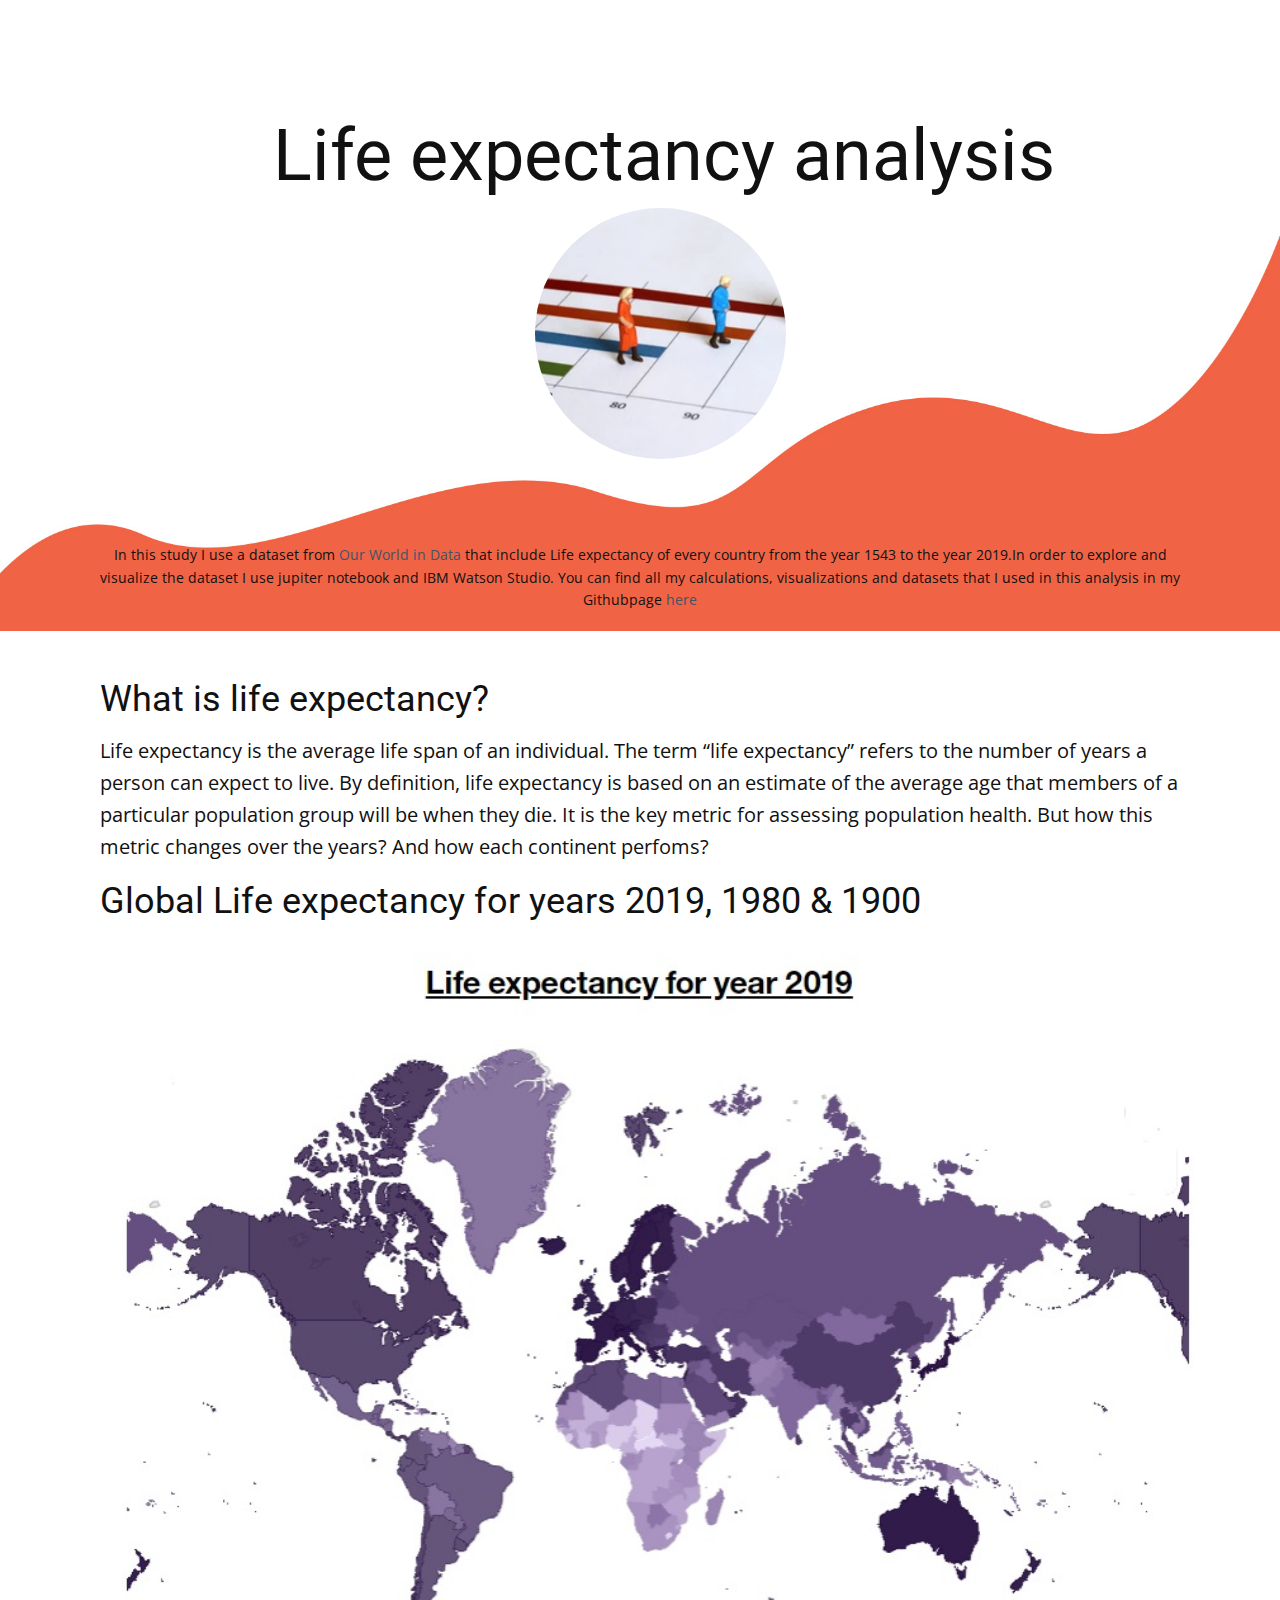
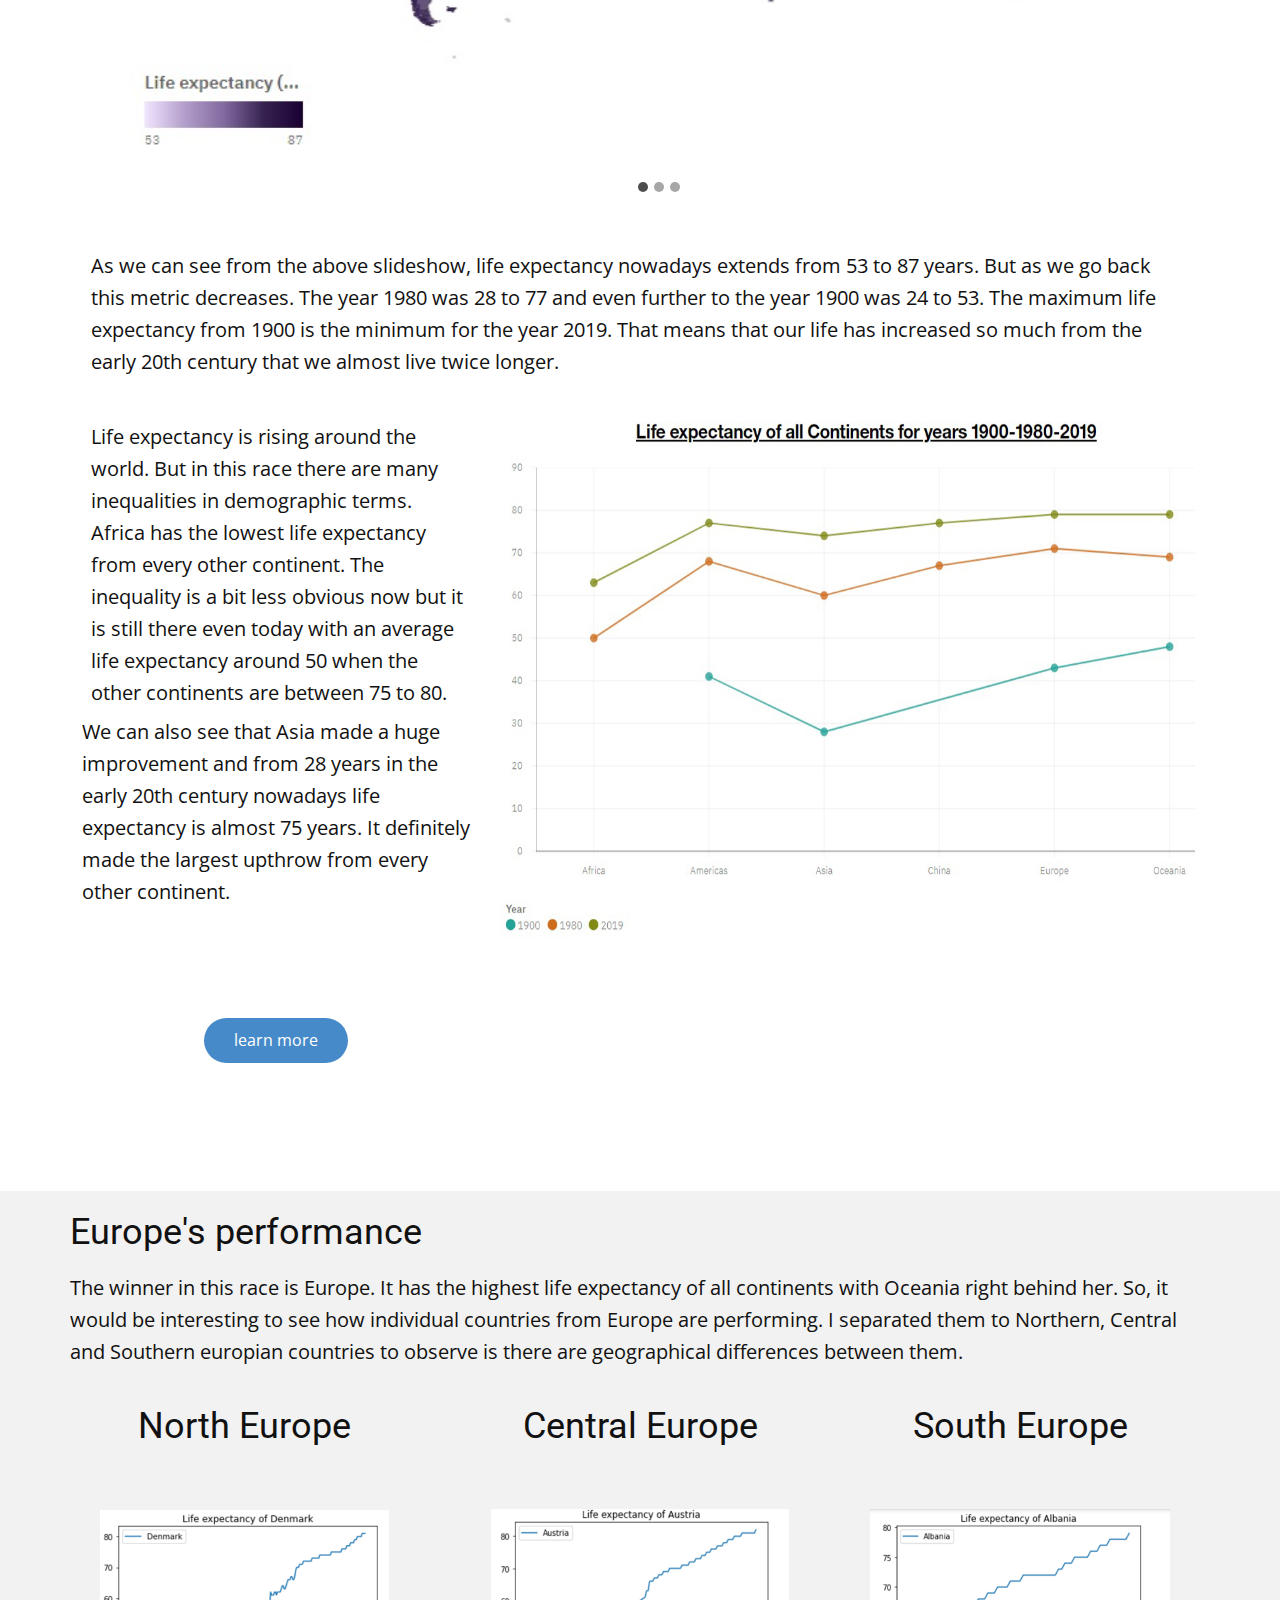
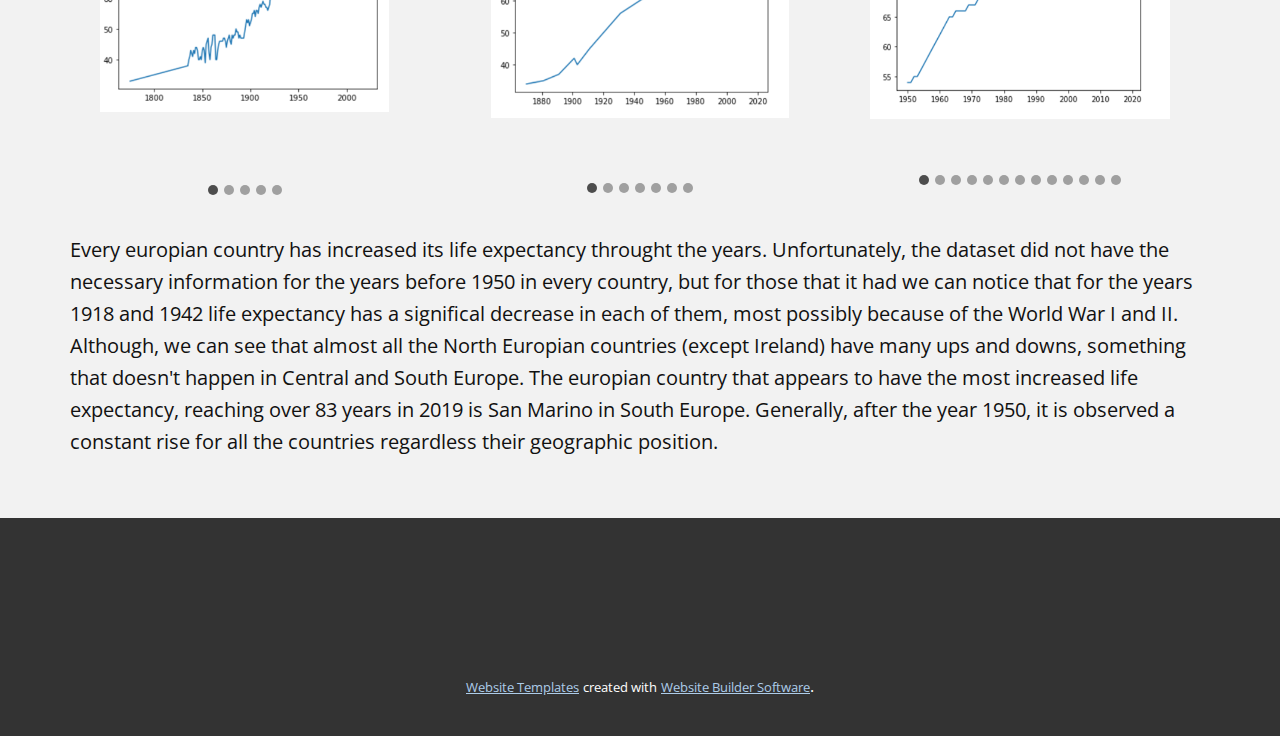
<file: index.html>
<!DOCTYPE html>
<html style="font-size: 16px;">
  <head>
    <meta name="viewport" content="width=device-width, initial-scale=1.0">
    <meta charset="utf-8">
    <meta name="keywords" content="Where there is data smoke,​there is business fire">
    <meta name="description" content="">
    <title>Life expectancy</title>
    <link rel="stylesheet" href="nicepage.css" media="screen">
<link rel="stylesheet" href="Life-expectancy.css" media="screen">
    <script class="u-script" type="text/javascript" src="jquery.js" defer=""></script>
    <script class="u-script" type="text/javascript" src="nicepage.js" defer=""></script>
    <meta name="generator" content="Nicepage 4.11.3, nicepage.com">
    <link id="u-theme-google-font" rel="stylesheet" href="https://fonts.googleapis.com/css?family=Roboto:100,100i,300,300i,400,400i,500,500i,700,700i,900,900i|Open+Sans:300,300i,400,400i,500,500i,600,600i,700,700i,800,800i">
    
    
    
    
    <script type="application/ld+json">{
		"@context": "http://schema.org",
		"@type": "Organization",
		"name": ""
}</script>
    <meta name="theme-color" content="#478ac9">
    <meta property="og:title" content="Life expectancy">
    <meta property="og:type" content="website">
  </head>
  <body data-home-page="Life-expectancy.html" data-home-page-title="Life expectancy" class="u-body u-xl-mode"><header class="u-clearfix u-header u-header" id="sec-dca2"><div class="u-align-left u-clearfix u-sheet u-sheet-1"></div></header>
    <section class="u-align-center u-clearfix u-image u-section-1" id="carousel_5cd4" data-image-width="1920" data-image-height="1200">
      <div class="u-clearfix u-sheet u-sheet-1">
        <h1 class="u-text u-title u-text-1" data-animation-name="fadeIn" data-animation-duration="1500" data-animation-direction="Down" data-animation-delay="500"> Life expectancy analysis</h1>
        <div class="u-image u-image-circle u-image-1" alt="" data-image-width="498" data-image-height="285" data-animation-name="rollIn" data-animation-duration="1500" data-animation-direction="" data-animation-delay="500"></div>
        <p class="u-text u-text-2"> In this study I use a dataset from&nbsp;<a href="https://ourworldindata.org/" class="u-active-none u-border-none u-btn u-button-link u-button-style u-hover-none u-none u-text-palette-1-dark-2 u-btn-1" target="_blank">Our World in Data</a>&nbsp;that include Life expectancy of every country from the year 1543 to the year 2019.​In order to explore and visualize the dataset I use jupiter notebook and IBM Watson Studio. You can find all my calculations, visualizations and datasets that I used in this analysis in my Githubpage&nbsp;<a href="https://github.com/GrigoriaAngelou/Global-and-Europian-Analysis-for-Life-expectancy" class="u-active-none u-border-none u-btn u-button-link u-button-style u-hover-none u-none u-text-palette-1-dark-2 u-btn-2" target="_blank">here</a>
        </p>
      </div>
    </section>
    <section class="u-clearfix u-section-2" id="sec-2121">
      <div class="u-clearfix u-sheet u-sheet-1">
        <h2 class="u-text u-text-1"> What is life expectancy?&nbsp;</h2>
        <p class="u-text u-text-2"> Life expectancy is the average life span of an individual. The term “life expectancy” refers to the number of years a person can expect to live. By definition, life expectancy is based on an estimate of the average age that members of a particular population group will be when they die. It is the key metric for assessing population health. But how this metric changes over the years? ​And how each continent perfoms?</p>
        <h2 class="u-text u-text-3"> Global Life expectancy for years 2019, 1980 &amp; 1900</h2>
        <div class="u-carousel u-expanded-width-lg u-expanded-width-md u-expanded-width-sm u-expanded-width-xs u-gallery u-gallery-slider u-layout-carousel u-lightbox u-no-transition u-show-text-on-hover u-gallery-1" id="carousel-f035" data-interval="5000" data-u-ride="carousel">
          <ol class="u-absolute-hcenter u-carousel-indicators u-carousel-indicators-1">
            <li data-u-target="#carousel-f035" data-u-slide-to="0" class="u-active u-grey-70 u-shape-circle" style="width: 10px; height: 10px;"></li>
            <li data-u-target="#carousel-f035" data-u-slide-to="1" class="u-grey-70 u-shape-circle" style="width: 10px; height: 10px;"></li>
            <li data-u-target="#carousel-f035" data-u-slide-to="2" class="u-grey-70 u-shape-circle" style="width: 10px; height: 10px;"></li>
          </ol>
          <div class="u-carousel-inner u-gallery-inner" role="listbox">
            <div class="u-active u-carousel-item u-effect-fade u-gallery-item u-carousel-item-1">
              <div class="u-back-slide" data-image-width="867" data-image-height="634">
                <img class="u-back-image u-expanded" src="images/2019.jpg">
              </div>
              <div class="u-align-center u-over-slide u-shading u-valign-bottom u-over-slide-1">
                <h3 class="u-gallery-heading">Sample Title</h3>
                <p class="u-gallery-text">Sample Text</p>
              </div>
            </div>
            <div class="u-carousel-item u-effect-fade u-gallery-item u-carousel-item-2">
              <div class="u-back-slide" data-image-width="851" data-image-height="651">
                <img class="u-back-image u-expanded" src="images/1980.jpg">
              </div>
              <div class="u-align-center u-over-slide u-shading u-valign-bottom u-over-slide-2">
                <h3 class="u-gallery-heading">Sample Title</h3>
                <p class="u-gallery-text">Sample Text</p>
              </div>
            </div>
            <div class="u-carousel-item u-effect-fade u-gallery-item u-carousel-item-3" data-image-width="831" data-image-height="612">
              <div class="u-back-slide">
                <img class="u-back-image u-expanded" src="images/1900.jpg">
              </div>
              <div class="u-align-center u-over-slide u-shading u-valign-bottom u-over-slide-3">
                <h3 class="u-gallery-heading"></h3>
                <p class="u-gallery-text"></p>
              </div>
              <style data-mode="XL" data-visited="true"></style>
              <style data-mode="LG" data-visited="true"></style>
              <style data-mode="MD" data-visited="true"></style>
              <style data-mode="SM" data-visited="true"></style>
              <style data-mode="XS" data-visited="true"></style>
            </div>
          </div>
          <a class="u-absolute-vcenter u-carousel-control u-carousel-control-prev u-grey-70 u-hidden u-icon-circle u-opacity u-opacity-70 u-spacing-10 u-text-white u-carousel-control-1" href="#carousel-f035" role="button" data-u-slide="prev">
            <span aria-hidden="true">
              <svg viewBox="0 0 451.847 451.847"><path d="M97.141,225.92c0-8.095,3.091-16.192,9.259-22.366L300.689,9.27c12.359-12.359,32.397-12.359,44.751,0
c12.354,12.354,12.354,32.388,0,44.748L173.525,225.92l171.903,171.909c12.354,12.354,12.354,32.391,0,44.744
c-12.354,12.365-32.386,12.365-44.745,0l-194.29-194.281C100.226,242.115,97.141,234.018,97.141,225.92z"></path></svg>
            </span>
            <span class="sr-only">
              <svg viewBox="0 0 451.847 451.847"><path d="M97.141,225.92c0-8.095,3.091-16.192,9.259-22.366L300.689,9.27c12.359-12.359,32.397-12.359,44.751,0
c12.354,12.354,12.354,32.388,0,44.748L173.525,225.92l171.903,171.909c12.354,12.354,12.354,32.391,0,44.744
c-12.354,12.365-32.386,12.365-44.745,0l-194.29-194.281C100.226,242.115,97.141,234.018,97.141,225.92z"></path></svg>
            </span>
          </a>
          <a class="u-absolute-vcenter-lg u-absolute-vcenter-md u-absolute-vcenter-sm u-absolute-vcenter-xs u-carousel-control u-carousel-control-next u-grey-70 u-hidden u-icon-circle u-opacity u-opacity-70 u-spacing-10 u-text-white u-carousel-control-2" href="#carousel-f035" role="button" data-u-slide="next">
            <span aria-hidden="true">
              <svg viewBox="0 0 451.846 451.847"><path d="M345.441,248.292L151.154,442.573c-12.359,12.365-32.397,12.365-44.75,0c-12.354-12.354-12.354-32.391,0-44.744
L278.318,225.92L106.409,54.017c-12.354-12.359-12.354-32.394,0-44.748c12.354-12.359,32.391-12.359,44.75,0l194.287,194.284
c6.177,6.18,9.262,14.271,9.262,22.366C354.708,234.018,351.617,242.115,345.441,248.292z"></path></svg>
            </span>
            <span class="sr-only">
              <svg viewBox="0 0 451.846 451.847"><path d="M345.441,248.292L151.154,442.573c-12.359,12.365-32.397,12.365-44.75,0c-12.354-12.354-12.354-32.391,0-44.744
L278.318,225.92L106.409,54.017c-12.354-12.359-12.354-32.394,0-44.748c12.354-12.359,32.391-12.359,44.75,0l194.287,194.284
c6.177,6.18,9.262,14.271,9.262,22.366C354.708,234.018,351.617,242.115,345.441,248.292z"></path></svg>
            </span>
          </a>
        </div>
        <div class="u-clearfix u-expanded-width u-layout-wrap u-layout-wrap-1">
          <div class="u-layout">
            <div class="u-layout-row">
              <div class="u-container-style u-layout-cell u-size-60 u-layout-cell-1">
                <div class="u-container-layout u-valign-top-xl u-container-layout-1">
                  <p class="u-text u-text-4"> A​s we can see from the above slideshow, life expectancy nowadays extends from 53 to 87 years. But as we go back this metric decreases. The year 1980 was 28 to 77 and even further to the year 1900 was 24 to 53. The maximum life expectancy from 1900 is the minimum for the year 2019. That means that our life has increased so much from the early 20th century that we almost live twice longer.&nbsp;</p>
                </div>
              </div>
            </div>
          </div>
        </div>
        <div class="u-clearfix u-expanded-width u-gutter-10 u-layout-wrap u-layout-wrap-2">
          <div class="u-layout" style="">
            <div class="u-layout-row" style="">
              <div class="u-align-left u-container-style u-layout-cell u-left-cell u-size-22 u-size-xs-60 u-layout-cell-2" src="">
                <div class="u-container-layout u-container-layout-2">
                  <p class="u-text u-text-5"> Life expectancy is rising around the world. But in this race there are many&nbsp; inequalities in demographic terms.&nbsp; Africa has the lowest life expectancy from every other continent. The inequality is a bit less obvious now but it is still there even today with an average life expectancy around 50 when the other continents are between 75 to 80. </p>
                  <p class="u-text u-text-6"> We can also see that Asia made a huge improvement and from 28 years in the early 20th century nowadays life expectancy is almost 75 years. It definitely made the largest upthrow from every other continent.</p>
                  <a href="https://eu-de.dataplatform.cloud.ibm.com/dashboards/e3e012c6-b7ca-47e9-960f-8f2d00174e19/view/6035a5640cb923f14dd4f2e407902c017d32705ee3bb840584d67b490f332097f06e1393c87d4b538c160d67f0bd430898" class="u-btn u-btn-round u-button-style u-radius-50 u-btn-1" target="_blank">learn more</a>
                </div>
              </div>
              <div class="u-align-left u-container-style u-layout-cell u-right-cell u-size-38 u-size-xs-60 u-layout-cell-3" src="">
                <div class="u-container-layout u-valign-middle-sm u-container-layout-3" src="">
                  <img class="u-expanded-width-xs u-image u-image-1" src="images/continents21.jpg" data-image-width="1066" data-image-height="755">
                </div>
              </div>
            </div>
          </div>
        </div>
      </div>
    </section>
    <section class="u-clearfix u-grey-5 u-section-3" id="sec-8977">
      <div class="u-clearfix u-sheet u-sheet-1">
        <h2 class="u-text u-text-default u-text-1">Europe's performance</h2>
        <p class="u-text u-text-default u-text-2"> The winner in this race is Europe. It has the highest life expectancy of all continents with Oceania right behind her. So, it would be interesting to see how individual countries from Europe are performing. I separated them to Northern, Central and Southern europian countries to observe is there are geographical differences between them.&nbsp;&nbsp;</p>
        <div class="u-clearfix u-expanded-width u-layout-wrap u-layout-wrap-1">
          <div class="u-layout">
            <div class="u-layout-row">
              <div class="u-container-style u-layout-cell u-size-20 u-layout-cell-1">
                <div class="u-container-layout u-valign-top u-container-layout-1">
                  <h2 class="u-text u-text-default u-text-3">North Europe</h2>
                  <div class="u-carousel u-gallery u-gallery-slider u-layout-carousel u-lightbox u-no-transition u-show-text-on-hover u-gallery-1" id="carousel-564b" data-interval="5000" data-u-ride="carousel">
                    <ol class="u-absolute-hcenter u-carousel-indicators u-carousel-indicators-1">
                      <li data-u-target="#carousel-564b" data-u-slide-to="0" class="u-active u-grey-70 u-shape-circle" style="width: 10px; height: 10px;"></li>
                      <li data-u-target="#carousel-564b" data-u-slide-to="1" class="u-grey-70 u-shape-circle" style="width: 10px; height: 10px;"></li>
                      <li data-u-target="#carousel-564b" data-u-slide-to="2" class="u-grey-70 u-shape-circle" style="width: 10px; height: 10px;"></li>
                      <li data-u-target="#carousel-564b" data-u-slide-to="3" class="u-grey-70 u-shape-circle" style="width: 10px; height: 10px;"></li>
                      <li data-u-target="#carousel-564b" data-u-slide-to="4" class="u-grey-70 u-shape-circle" style="width: 10px; height: 10px;"></li>
                    </ol>
                    <div class="u-carousel-inner u-gallery-inner" role="listbox">
                      <div class="u-active u-carousel-item u-effect-fade u-gallery-item u-carousel-item-1">
                        <div class="u-back-slide" data-image-width="500" data-image-height="350">
                          <img class="u-back-image u-expanded u-image-contain" src="images/Denmark1.png">
                        </div>
                        <div class="u-align-center u-over-slide u-shading u-valign-bottom u-over-slide-1">
                          <h3 class="u-gallery-heading">Sample Title</h3>
                          <p class="u-gallery-text">Sample Text</p>
                        </div>
                      </div>
                      <div class="u-carousel-item u-effect-fade u-gallery-item u-carousel-item-2" data-image-width="500" data-image-height="350">
                        <div class="u-back-slide">
                          <img class="u-back-image u-expanded u-image-contain" src="images/Finland.png">
                        </div>
                        <div class="u-align-center u-over-slide u-shading u-valign-bottom u-over-slide-2">
                          <h3 class="u-gallery-heading"></h3>
                          <p class="u-gallery-text"></p>
                        </div>
                        <style data-mode="XL" data-visited="true"></style>
                        <style data-mode="LG" data-visited="true"></style>
                        <style data-mode="MD" data-visited="true"></style>
                        <style data-mode="SM" data-visited="true"></style>
                        <style data-mode="XS" data-visited="true"></style>
                      </div>
                      <div class="u-carousel-item u-effect-fade u-gallery-item u-carousel-item-3" data-image-width="500" data-image-height="350">
                        <div class="u-back-slide">
                          <img class="u-back-image u-expanded u-image-contain" src="images/Ireland.png">
                        </div>
                        <div class="u-align-center u-over-slide u-shading u-valign-bottom u-over-slide-3">
                          <h3 class="u-gallery-heading"></h3>
                          <p class="u-gallery-text"></p>
                        </div>
                        <style data-mode="XL"></style>
                        <style data-mode="LG" data-visited="true"></style>
                        <style data-mode="MD" data-visited="true"></style>
                        <style data-mode="SM" data-visited="true"></style>
                        <style data-mode="XS" data-visited="true"></style>
                      </div>
                      <div class="u-carousel-item u-effect-fade u-gallery-item u-carousel-item-4" data-image-width="500" data-image-height="350">
                        <div class="u-back-slide">
                          <img class="u-back-image u-expanded u-image-contain" src="images/Norway.png">
                        </div>
                        <div class="u-align-center u-over-slide u-shading u-valign-bottom u-over-slide-4">
                          <h3 class="u-gallery-heading"></h3>
                          <p class="u-gallery-text"></p>
                        </div>
                        <style data-mode="XL"></style>
                        <style data-mode="LG" data-visited="true"></style>
                        <style data-mode="MD" data-visited="true"></style>
                        <style data-mode="SM" data-visited="true"></style>
                        <style data-mode="XS" data-visited="true"></style>
                      </div>
                      <div class="u-carousel-item u-effect-fade u-gallery-item u-carousel-item-5" data-image-width="500" data-image-height="350">
                        <div class="u-back-slide">
                          <img class="u-back-image u-expanded u-image-contain" src="images/UnitedKingdom.png">
                        </div>
                        <div class="u-align-center u-over-slide u-shading u-valign-bottom u-over-slide-5">
                          <h3 class="u-gallery-heading"></h3>
                          <p class="u-gallery-text"></p>
                        </div>
                        <style data-mode="XL"></style>
                        <style data-mode="LG" data-visited="true"></style>
                        <style data-mode="MD" data-visited="true"></style>
                        <style data-mode="SM" data-visited="true"></style>
                        <style data-mode="XS" data-visited="true"></style>
                      </div>
                    </div>
                    <a class="u-carousel-control u-carousel-control-prev u-grey-70 u-hidden u-icon-circle u-opacity u-opacity-70 u-spacing-10 u-text-white u-carousel-control-1" href="#carousel-564b" role="button" data-u-slide="prev">
                      <span aria-hidden="true">
                        <svg viewBox="0 0 451.847 451.847"><path d="M97.141,225.92c0-8.095,3.091-16.192,9.259-22.366L300.689,9.27c12.359-12.359,32.397-12.359,44.751,0
c12.354,12.354,12.354,32.388,0,44.748L173.525,225.92l171.903,171.909c12.354,12.354,12.354,32.391,0,44.744
c-12.354,12.365-32.386,12.365-44.745,0l-194.29-194.281C100.226,242.115,97.141,234.018,97.141,225.92z"></path></svg>
                      </span>
                      <span class="sr-only">
                        <svg viewBox="0 0 451.847 451.847"><path d="M97.141,225.92c0-8.095,3.091-16.192,9.259-22.366L300.689,9.27c12.359-12.359,32.397-12.359,44.751,0
c12.354,12.354,12.354,32.388,0,44.748L173.525,225.92l171.903,171.909c12.354,12.354,12.354,32.391,0,44.744
c-12.354,12.365-32.386,12.365-44.745,0l-194.29-194.281C100.226,242.115,97.141,234.018,97.141,225.92z"></path></svg>
                      </span>
                    </a>
                    <a class="u-carousel-control u-carousel-control-next u-grey-70 u-hidden u-icon-circle u-opacity u-opacity-70 u-spacing-10 u-text-white u-carousel-control-2" href="#carousel-564b" role="button" data-u-slide="next">
                      <span aria-hidden="true">
                        <svg viewBox="0 0 451.846 451.847"><path d="M345.441,248.292L151.154,442.573c-12.359,12.365-32.397,12.365-44.75,0c-12.354-12.354-12.354-32.391,0-44.744
L278.318,225.92L106.409,54.017c-12.354-12.359-12.354-32.394,0-44.748c12.354-12.359,32.391-12.359,44.75,0l194.287,194.284
c6.177,6.18,9.262,14.271,9.262,22.366C354.708,234.018,351.617,242.115,345.441,248.292z"></path></svg>
                      </span>
                      <span class="sr-only">
                        <svg viewBox="0 0 451.846 451.847"><path d="M345.441,248.292L151.154,442.573c-12.359,12.365-32.397,12.365-44.75,0c-12.354-12.354-12.354-32.391,0-44.744
L278.318,225.92L106.409,54.017c-12.354-12.359-12.354-32.394,0-44.748c12.354-12.359,32.391-12.359,44.75,0l194.287,194.284
c6.177,6.18,9.262,14.271,9.262,22.366C354.708,234.018,351.617,242.115,345.441,248.292z"></path></svg>
                      </span>
                    </a>
                  </div>
                </div>
              </div>
              <div class="u-container-style u-layout-cell u-size-20 u-layout-cell-2">
                <div class="u-container-layout u-valign-top u-container-layout-2">
                  <h2 class="u-text u-text-default u-text-4">Central Europe</h2>
                  <div class="u-carousel u-gallery u-gallery-slider u-layout-carousel u-lightbox u-no-transition u-show-text-on-hover u-gallery-2" id="carousel-98e1" data-interval="5000" data-u-ride="carousel">
                    <ol class="u-absolute-hcenter-lg u-absolute-hcenter-xl u-carousel-indicators u-carousel-indicators-2">
                      <li data-u-target="#carousel-98e1" data-u-slide-to="0" class="u-active u-grey-70 u-shape-circle" style="width: 10px; height: 10px;"></li>
                      <li data-u-target="#carousel-98e1" data-u-slide-to="1" class="u-grey-70 u-shape-circle" style="width: 10px; height: 10px;"></li>
                      <li data-u-target="#carousel-98e1" data-u-slide-to="2" class="u-grey-70 u-shape-circle" style="width: 10px; height: 10px;"></li>
                      <li data-u-target="#carousel-98e1" data-u-slide-to="3" class="u-grey-70 u-shape-circle" style="width: 10px; height: 10px;"></li>
                      <li data-u-target="#carousel-98e1" data-u-slide-to="4" class="u-grey-70 u-shape-circle" style="width: 10px; height: 10px;"></li>
                      <li data-u-target="#carousel-98e1" data-u-slide-to="5" class="u-grey-70 u-shape-circle" style="width: 10px; height: 10px;"></li>
                      <li data-u-target="#carousel-98e1" data-u-slide-to="6" class="u-grey-70 u-shape-circle" style="width: 10px; height: 10px;"></li>
                    </ol>
                    <div class="u-carousel-inner u-gallery-inner" role="listbox">
                      <div class="u-active u-carousel-item u-effect-fade u-gallery-item u-carousel-item-6">
                        <div class="u-back-slide" data-image-width="500" data-image-height="350">
                          <img class="u-back-image u-expanded u-image-contain" src="images/Austria.png">
                        </div>
                        <div class="u-align-center u-over-slide u-shading u-valign-bottom u-over-slide-6">
                          <h3 class="u-gallery-heading">Sample Title</h3>
                          <p class="u-gallery-text">Sample Text</p>
                        </div>
                      </div>
                      <div class="u-carousel-item u-effect-fade u-gallery-item u-carousel-item-7">
                        <div class="u-back-slide" data-image-width="500" data-image-height="350">
                          <img class="u-back-image u-expanded u-image-contain" src="images/Czechia.png">
                        </div>
                        <div class="u-align-center u-over-slide u-shading u-valign-bottom u-over-slide-7">
                          <h3 class="u-gallery-heading">Sample Title</h3>
                          <p class="u-gallery-text">Sample Text</p>
                        </div>
                      </div>
                      <div class="u-carousel-item u-effect-fade u-gallery-item u-carousel-item-8" data-image-width="500" data-image-height="350">
                        <div class="u-back-slide">
                          <img class="u-back-image u-expanded u-image-contain" src="images/Hungary.png">
                        </div>
                        <div class="u-align-center u-over-slide u-shading u-valign-bottom u-over-slide-8">
                          <h3 class="u-gallery-heading"></h3>
                          <p class="u-gallery-text"></p>
                        </div>
                        <style data-mode="XL" data-visited="true"></style>
                        <style data-mode="LG" data-visited="true"></style>
                        <style data-mode="MD" data-visited="true"></style>
                        <style data-mode="SM" data-visited="true"></style>
                        <style data-mode="XS" data-visited="true"></style>
                      </div>
                      <div class="u-carousel-item u-effect-fade u-gallery-item u-carousel-item-9" data-image-width="500" data-image-height="350">
                        <div class="u-back-slide">
                          <img class="u-back-image u-expanded u-image-contain" src="images/Liechtenstein.png">
                        </div>
                        <div class="u-align-center u-over-slide u-shading u-valign-bottom u-over-slide-9">
                          <h3 class="u-gallery-heading"></h3>
                          <p class="u-gallery-text"></p>
                        </div>
                        <style data-mode="XL" data-visited="true"></style>
                        <style data-mode="LG" data-visited="true"></style>
                        <style data-mode="MD" data-visited="true"></style>
                        <style data-mode="SM" data-visited="true"></style>
                        <style data-mode="XS" data-visited="true"></style>
                      </div>
                      <div class="u-carousel-item u-effect-fade u-gallery-item u-carousel-item-10" data-image-width="500" data-image-height="350">
                        <div class="u-back-slide">
                          <img class="u-back-image u-expanded u-image-contain" src="images/Poland.png">
                        </div>
                        <div class="u-align-center u-over-slide u-shading u-valign-bottom u-over-slide-10">
                          <h3 class="u-gallery-heading"></h3>
                          <p class="u-gallery-text"></p>
                        </div>
                        <style data-mode="XL" data-visited="true"></style>
                        <style data-mode="LG" data-visited="true"></style>
                        <style data-mode="MD" data-visited="true"></style>
                        <style data-mode="SM" data-visited="true"></style>
                        <style data-mode="XS" data-visited="true"></style>
                      </div>
                      <div class="u-carousel-item u-effect-fade u-gallery-item u-carousel-item-11" data-image-width="500" data-image-height="350">
                        <div class="u-back-slide">
                          <img class="u-back-image u-expanded u-image-contain" src="images/Slovakia.png">
                        </div>
                        <div class="u-align-center u-over-slide u-shading u-valign-bottom u-over-slide-11">
                          <h3 class="u-gallery-heading"></h3>
                          <p class="u-gallery-text"></p>
                        </div>
                        <style data-mode="XL" data-visited="true"></style>
                        <style data-mode="LG" data-visited="true"></style>
                        <style data-mode="MD" data-visited="true"></style>
                        <style data-mode="SM" data-visited="true"></style>
                        <style data-mode="XS" data-visited="true"></style>
                      </div>
                      <div class="u-carousel-item u-effect-fade u-gallery-item u-carousel-item-12" data-image-width="500" data-image-height="350">
                        <div class="u-back-slide">
                          <img class="u-back-image u-expanded u-image-contain" src="images/Slovenia1.png">
                        </div>
                        <div class="u-align-center u-over-slide u-shading u-valign-bottom u-over-slide-12">
                          <h3 class="u-gallery-heading"></h3>
                          <p class="u-gallery-text"></p>
                        </div>
                        <style data-mode="XL" data-visited="true"></style>
                        <style data-mode="LG" data-visited="true"></style>
                        <style data-mode="MD" data-visited="true"></style>
                        <style data-mode="SM" data-visited="true"></style>
                        <style data-mode="XS" data-visited="true"></style>
                      </div>
                    </div>
                    <a class="u-absolute-vcenter u-border-2 u-border-grey-75 u-carousel-control u-carousel-control-prev u-grey-70 u-hidden u-icon-circle u-opacity u-opacity-70 u-spacing-10 u-text-white u-carousel-control-3" href="#carousel-98e1" role="button" data-u-slide="prev">
                      <span aria-hidden="true">
                        <svg viewBox="0 0 477.175 477.175"><path d="M145.188,238.575l215.5-215.5c5.3-5.3,5.3-13.8,0-19.1s-13.8-5.3-19.1,0l-225.1,225.1c-5.3,5.3-5.3,13.8,0,19.1l225.1,225
		c2.6,2.6,6.1,4,9.5,4s6.9-1.3,9.5-4c5.3-5.3,5.3-13.8,0-19.1L145.188,238.575z"></path></svg>
                      </span>
                      <span class="sr-only">
                        <svg viewBox="0 0 477.175 477.175"><path d="M145.188,238.575l215.5-215.5c5.3-5.3,5.3-13.8,0-19.1s-13.8-5.3-19.1,0l-225.1,225.1c-5.3,5.3-5.3,13.8,0,19.1l225.1,225
		c2.6,2.6,6.1,4,9.5,4s6.9-1.3,9.5-4c5.3-5.3,5.3-13.8,0-19.1L145.188,238.575z"></path></svg>
                      </span>
                    </a>
                    <a class="u-absolute-vcenter u-border-2 u-border-grey-75 u-carousel-control u-carousel-control-next u-grey-70 u-hidden u-icon-circle u-opacity u-opacity-70 u-spacing-10 u-text-white u-carousel-control-4" href="#carousel-98e1" role="button" data-u-slide="next">
                      <span aria-hidden="true">
                        <svg viewBox="0 0 477.175 477.175"><path d="M360.731,229.075l-225.1-225.1c-5.3-5.3-13.8-5.3-19.1,0s-5.3,13.8,0,19.1l215.5,215.5l-215.5,215.5
		c-5.3,5.3-5.3,13.8,0,19.1c2.6,2.6,6.1,4,9.5,4c3.4,0,6.9-1.3,9.5-4l225.1-225.1C365.931,242.875,365.931,234.275,360.731,229.075z"></path></svg>
                      </span>
                      <span class="sr-only">
                        <svg viewBox="0 0 477.175 477.175"><path d="M360.731,229.075l-225.1-225.1c-5.3-5.3-13.8-5.3-19.1,0s-5.3,13.8,0,19.1l215.5,215.5l-215.5,215.5
		c-5.3,5.3-5.3,13.8,0,19.1c2.6,2.6,6.1,4,9.5,4c3.4,0,6.9-1.3,9.5-4l225.1-225.1C365.931,242.875,365.931,234.275,360.731,229.075z"></path></svg>
                      </span>
                    </a>
                  </div>
                </div>
              </div>
              <div class="u-align-left u-container-style u-layout-cell u-size-20 u-layout-cell-3">
                <div class="u-container-layout u-container-layout-3">
                  <h2 class="u-text u-text-default u-text-5">South Europe</h2>
                  <div class="u-carousel u-gallery u-gallery-slider u-layout-carousel u-lightbox u-no-transition u-show-text-on-hover u-gallery-3" id="carousel-d744" data-interval="5000" data-u-ride="carousel">
                    <ol class="u-absolute-hcenter u-carousel-indicators u-carousel-indicators-3">
                      <li data-u-target="#carousel-d744" data-u-slide-to="0" class="u-active u-grey-70 u-shape-circle" style="width: 10px; height: 10px;"></li>
                      <li data-u-target="#carousel-d744" data-u-slide-to="1" class="u-grey-70 u-shape-circle" style="width: 10px; height: 10px;"></li>
                      <li data-u-target="#carousel-d744" data-u-slide-to="2" class="u-grey-70 u-shape-circle" style="width: 10px; height: 10px;"></li>
                      <li data-u-target="#carousel-d744" data-u-slide-to="3" class="u-grey-70 u-shape-circle" style="width: 10px; height: 10px;"></li>
                      <li data-u-target="#carousel-d744" data-u-slide-to="4" class="u-grey-70 u-shape-circle" style="width: 10px; height: 10px;"></li>
                      <li data-u-target="#carousel-d744" data-u-slide-to="5" class="u-grey-70 u-shape-circle" style="width: 10px; height: 10px;"></li>
                      <li data-u-target="#carousel-d744" data-u-slide-to="6" class="u-grey-70 u-shape-circle" style="width: 10px; height: 10px;"></li>
                      <li data-u-target="#carousel-d744" data-u-slide-to="7" class="u-grey-70 u-shape-circle" style="width: 10px; height: 10px;"></li>
                      <li data-u-target="#carousel-d744" data-u-slide-to="8" class="u-grey-70 u-shape-circle" style="width: 10px; height: 10px;"></li>
                      <li data-u-target="#carousel-d744" data-u-slide-to="9" class="u-grey-70 u-shape-circle" style="width: 10px; height: 10px;"></li>
                      <li data-u-target="#carousel-d744" data-u-slide-to="10" class="u-grey-70 u-shape-circle" style="width: 10px; height: 10px;"></li>
                      <li data-u-target="#carousel-d744" data-u-slide-to="11" class="u-grey-70 u-shape-circle" style="width: 10px; height: 10px;"></li>
                      <li data-u-target="#carousel-d744" data-u-slide-to="12" class="u-grey-70 u-shape-circle" style="width: 10px; height: 10px;"></li>
                    </ol>
                    <div class="u-carousel-inner u-gallery-inner" role="listbox">
                      <div class="u-active u-carousel-item u-effect-fade u-gallery-item u-carousel-item-13">
                        <div class="u-back-slide" data-image-width="500" data-image-height="350">
                          <img class="u-back-image u-expanded u-image-contain" src="images/Albania.png">
                        </div>
                        <div class="u-align-center u-over-slide u-shading u-valign-bottom u-over-slide-13">
                          <h3 class="u-gallery-heading">Sample Title</h3>
                          <p class="u-gallery-text">Sample Text</p>
                        </div>
                      </div>
                      <div class="u-carousel-item u-effect-fade u-gallery-item u-carousel-item-14">
                        <div class="u-back-slide" data-image-width="500" data-image-height="350">
                          <img class="u-back-image u-expanded u-image-contain" src="images/BosniaHerzegovina.png">
                        </div>
                        <div class="u-align-center u-over-slide u-shading u-valign-bottom u-over-slide-14">
                          <h3 class="u-gallery-heading">Sample Title</h3>
                          <p class="u-gallery-text">Sample Text</p>
                        </div>
                      </div>
                      <div class="u-carousel-item u-effect-fade u-gallery-item u-carousel-item-15" data-image-width="500" data-image-height="350">
                        <div class="u-back-slide">
                          <img class="u-back-image u-expanded u-image-contain" src="images/Greece.png">
                        </div>
                        <div class="u-align-center u-over-slide u-shading u-valign-bottom u-over-slide-15">
                          <h3 class="u-gallery-heading"></h3>
                          <p class="u-gallery-text"></p>
                        </div>
                        <style data-mode="XL" data-visited="true"></style>
                        <style data-mode="LG" data-visited="true"></style>
                        <style data-mode="MD" data-visited="true"></style>
                        <style data-mode="SM" data-visited="true"></style>
                        <style data-mode="XS" data-visited="true"></style>
                      </div>
                      <div class="u-carousel-item u-effect-fade u-gallery-item u-carousel-item-16" data-image-width="500" data-image-height="350">
                        <div class="u-back-slide">
                          <img class="u-back-image u-expanded u-image-contain" src="images/Italy.png">
                        </div>
                        <div class="u-align-center u-over-slide u-shading u-valign-bottom u-over-slide-16">
                          <h3 class="u-gallery-heading"></h3>
                          <p class="u-gallery-text"></p>
                        </div>
                        <style data-mode="XL" data-visited="true"></style>
                        <style data-mode="LG" data-visited="true"></style>
                        <style data-mode="MD" data-visited="true"></style>
                        <style data-mode="SM" data-visited="true"></style>
                        <style data-mode="XS" data-visited="true"></style>
                      </div>
                      <div class="u-carousel-item u-effect-fade u-gallery-item u-carousel-item-17" data-image-width="500" data-image-height="350">
                        <div class="u-back-slide">
                          <img class="u-back-image u-expanded u-image-contain" src="images/Croatia.png">
                        </div>
                        <div class="u-align-center u-over-slide u-shading u-valign-bottom u-over-slide-17">
                          <h3 class="u-gallery-heading"></h3>
                          <p class="u-gallery-text"></p>
                        </div>
                        <style data-mode="XL" data-visited="true"></style>
                        <style data-mode="LG" data-visited="true"></style>
                        <style data-mode="MD" data-visited="true"></style>
                        <style data-mode="SM" data-visited="true"></style>
                        <style data-mode="XS" data-visited="true"></style>
                      </div>
                      <div class="u-carousel-item u-effect-fade u-gallery-item u-carousel-item-18" data-image-width="500" data-image-height="350">
                        <div class="u-back-slide">
                          <img class="u-back-image u-expanded u-image-contain" src="images/Bulgaria.png">
                        </div>
                        <div class="u-align-center u-over-slide u-shading u-valign-bottom u-over-slide-18">
                          <h3 class="u-gallery-heading"></h3>
                          <p class="u-gallery-text"></p>
                        </div>
                        <style data-mode="XL" data-visited="true"></style>
                        <style data-mode="LG" data-visited="true"></style>
                        <style data-mode="MD" data-visited="true"></style>
                        <style data-mode="SM" data-visited="true"></style>
                        <style data-mode="XS" data-visited="true"></style>
                      </div>
                      <div class="u-carousel-item u-effect-fade u-gallery-item u-carousel-item-19" data-image-width="500" data-image-height="350">
                        <div class="u-back-slide">
                          <img class="u-back-image u-expanded u-image-contain" src="images/Portugal.png">
                        </div>
                        <div class="u-align-center u-over-slide u-shading u-valign-bottom u-over-slide-19">
                          <h3 class="u-gallery-heading"></h3>
                          <p class="u-gallery-text"></p>
                        </div>
                        <style data-mode="XL" data-visited="true"></style>
                        <style data-mode="LG" data-visited="true"></style>
                        <style data-mode="MD" data-visited="true"></style>
                        <style data-mode="SM" data-visited="true"></style>
                        <style data-mode="XS" data-visited="true"></style>
                      </div>
                      <div class="u-carousel-item u-effect-fade u-gallery-item u-carousel-item-20" data-image-width="500" data-image-height="350">
                        <div class="u-back-slide">
                          <img class="u-back-image u-expanded u-image-contain" src="images/Romania.png">
                        </div>
                        <div class="u-align-center u-over-slide u-shading u-valign-bottom u-over-slide-20">
                          <h3 class="u-gallery-heading"></h3>
                          <p class="u-gallery-text"></p>
                        </div>
                        <style data-mode="XL" data-visited="true"></style>
                        <style data-mode="LG" data-visited="true"></style>
                        <style data-mode="MD" data-visited="true"></style>
                        <style data-mode="SM" data-visited="true"></style>
                        <style data-mode="XS" data-visited="true"></style>
                      </div>
                      <div class="u-carousel-item u-effect-fade u-gallery-item u-carousel-item-21" data-image-width="500" data-image-height="350">
                        <div class="u-back-slide">
                          <img class="u-back-image u-expanded u-image-contain" src="images/SanMarino.png">
                        </div>
                        <div class="u-align-center u-over-slide u-shading u-valign-bottom u-over-slide-21">
                          <h3 class="u-gallery-heading"></h3>
                          <p class="u-gallery-text"></p>
                        </div>
                        <style data-mode="XL" data-visited="true"></style>
                        <style data-mode="LG" data-visited="true"></style>
                        <style data-mode="MD" data-visited="true"></style>
                        <style data-mode="SM" data-visited="true"></style>
                        <style data-mode="XS" data-visited="true"></style>
                      </div>
                      <div class="u-carousel-item u-effect-fade u-gallery-item u-carousel-item-22" data-image-width="500" data-image-height="350">
                        <div class="u-back-slide">
                          <img class="u-back-image u-expanded u-image-contain" src="images/Spain.png">
                        </div>
                        <div class="u-align-center u-over-slide u-shading u-valign-bottom u-over-slide-22">
                          <h3 class="u-gallery-heading"></h3>
                          <p class="u-gallery-text"></p>
                        </div>
                        <style data-mode="XL" data-visited="true"></style>
                        <style data-mode="LG" data-visited="true"></style>
                        <style data-mode="MD" data-visited="true"></style>
                        <style data-mode="SM" data-visited="true"></style>
                        <style data-mode="XS" data-visited="true"></style>
                      </div>
                      <div class="u-carousel-item u-effect-fade u-gallery-item u-carousel-item-23" data-image-width="500" data-image-height="350">
                        <div class="u-back-slide">
                          <img class="u-back-image u-expanded u-image-contain" src="images/Spain-31.png">
                        </div>
                        <div class="u-align-center u-over-slide u-shading u-valign-bottom u-over-slide-23">
                          <h3 class="u-gallery-heading"></h3>
                          <p class="u-gallery-text"></p>
                        </div>
                        <style data-mode="XL" data-visited="true"></style>
                        <style data-mode="LG" data-visited="true"></style>
                        <style data-mode="MD" data-visited="true"></style>
                        <style data-mode="SM" data-visited="true"></style>
                        <style data-mode="XS" data-visited="true"></style>
                      </div>
                      <div class="u-carousel-item u-effect-fade u-gallery-item u-carousel-item-24" data-image-width="500" data-image-height="350">
                        <div class="u-back-slide">
                          <img class="u-back-image u-expanded u-image-contain" src="images/Slovenia.png">
                        </div>
                        <div class="u-align-center u-over-slide u-shading u-valign-bottom u-over-slide-24">
                          <h3 class="u-gallery-heading"></h3>
                          <p class="u-gallery-text"></p>
                        </div>
                        <style data-mode="XL" data-visited="true"></style>
                        <style data-mode="LG" data-visited="true"></style>
                        <style data-mode="MD" data-visited="true"></style>
                        <style data-mode="SM" data-visited="true"></style>
                        <style data-mode="XS" data-visited="true"></style>
                      </div>
                      <div class="u-carousel-item u-effect-fade u-gallery-item u-carousel-item-25" data-image-width="500" data-image-height="350">
                        <div class="u-back-slide">
                          <img class="u-back-image u-expanded u-image-contain" src="images/Vatican.png">
                        </div>
                        <div class="u-align-center u-over-slide u-shading u-valign-bottom u-over-slide-25">
                          <h3 class="u-gallery-heading"></h3>
                          <p class="u-gallery-text"></p>
                        </div>
                        <style data-mode="XL" data-visited="true"></style>
                        <style data-mode="LG" data-visited="true"></style>
                        <style data-mode="MD" data-visited="true"></style>
                        <style data-mode="SM" data-visited="true"></style>
                        <style data-mode="XS" data-visited="true"></style>
                      </div>
                    </div>
                    <a class="u-carousel-control u-carousel-control-prev u-grey-70 u-hidden u-icon-circle u-opacity u-opacity-70 u-spacing-10 u-text-white u-carousel-control-5" href="#carousel-d744" role="button" data-u-slide="prev">
                      <span aria-hidden="true">
                        <svg viewBox="0 0 451.847 451.847"><path d="M97.141,225.92c0-8.095,3.091-16.192,9.259-22.366L300.689,9.27c12.359-12.359,32.397-12.359,44.751,0
c12.354,12.354,12.354,32.388,0,44.748L173.525,225.92l171.903,171.909c12.354,12.354,12.354,32.391,0,44.744
c-12.354,12.365-32.386,12.365-44.745,0l-194.29-194.281C100.226,242.115,97.141,234.018,97.141,225.92z"></path></svg>
                      </span>
                      <span class="sr-only">
                        <svg viewBox="0 0 451.847 451.847"><path d="M97.141,225.92c0-8.095,3.091-16.192,9.259-22.366L300.689,9.27c12.359-12.359,32.397-12.359,44.751,0
c12.354,12.354,12.354,32.388,0,44.748L173.525,225.92l171.903,171.909c12.354,12.354,12.354,32.391,0,44.744
c-12.354,12.365-32.386,12.365-44.745,0l-194.29-194.281C100.226,242.115,97.141,234.018,97.141,225.92z"></path></svg>
                      </span>
                    </a>
                    <a class="u-carousel-control u-carousel-control-next u-grey-70 u-hidden u-icon-circle u-opacity u-opacity-70 u-spacing-10 u-text-white u-carousel-control-6" href="#carousel-d744" role="button" data-u-slide="next">
                      <span aria-hidden="true">
                        <svg viewBox="0 0 451.846 451.847"><path d="M345.441,248.292L151.154,442.573c-12.359,12.365-32.397,12.365-44.75,0c-12.354-12.354-12.354-32.391,0-44.744
L278.318,225.92L106.409,54.017c-12.354-12.359-12.354-32.394,0-44.748c12.354-12.359,32.391-12.359,44.75,0l194.287,194.284
c6.177,6.18,9.262,14.271,9.262,22.366C354.708,234.018,351.617,242.115,345.441,248.292z"></path></svg>
                      </span>
                      <span class="sr-only">
                        <svg viewBox="0 0 451.846 451.847"><path d="M345.441,248.292L151.154,442.573c-12.359,12.365-32.397,12.365-44.75,0c-12.354-12.354-12.354-32.391,0-44.744
L278.318,225.92L106.409,54.017c-12.354-12.359-12.354-32.394,0-44.748c12.354-12.359,32.391-12.359,44.75,0l194.287,194.284
c6.177,6.18,9.262,14.271,9.262,22.366C354.708,234.018,351.617,242.115,345.441,248.292z"></path></svg>
                      </span>
                    </a>
                  </div>
                </div>
              </div>
            </div>
          </div>
        </div>
        <p class="u-text u-text-default u-text-6"> Every europian country has increased its life expectancy throught the years. Unfortunately, the dataset did not have the necessary information for the years before 1950 in every country, but for those that it had we can notice that for the years 1918 and 1942 life expectancy has a significal decrease in each of them, most possibly because of the World War I and II. Although, we can see that almost all the North Europian countries (except Ireland) have many ups and downs, something that doesn't happen in Central and South Europe. The europian country that appears to have the most increased life expectancy, reaching over 83 years in 2019 is San Marino in South Europe. Generally, after the year 1950, it is observed a constant rise for all the countries regardless their geographic position.</p>
      </div>
    </section>
    
    
    <footer class="u-align-center u-clearfix u-footer u-grey-80 u-footer" id="sec-fb52"><div class="u-align-left u-clearfix u-sheet u-sheet-1"></div></footer>
    <section class="u-backlink u-clearfix u-grey-80">
      <a class="u-link" href="https://nicepage.com/website-templates" target="_blank">
        <span>Website Templates</span>
      </a>
      <p class="u-text">
        <span>created with</span>
      </p>
      <a class="u-link" href="" target="_blank">
        <span>Website Builder Software</span>
      </a>. 
    </section>
  </body>
</html>
</file>
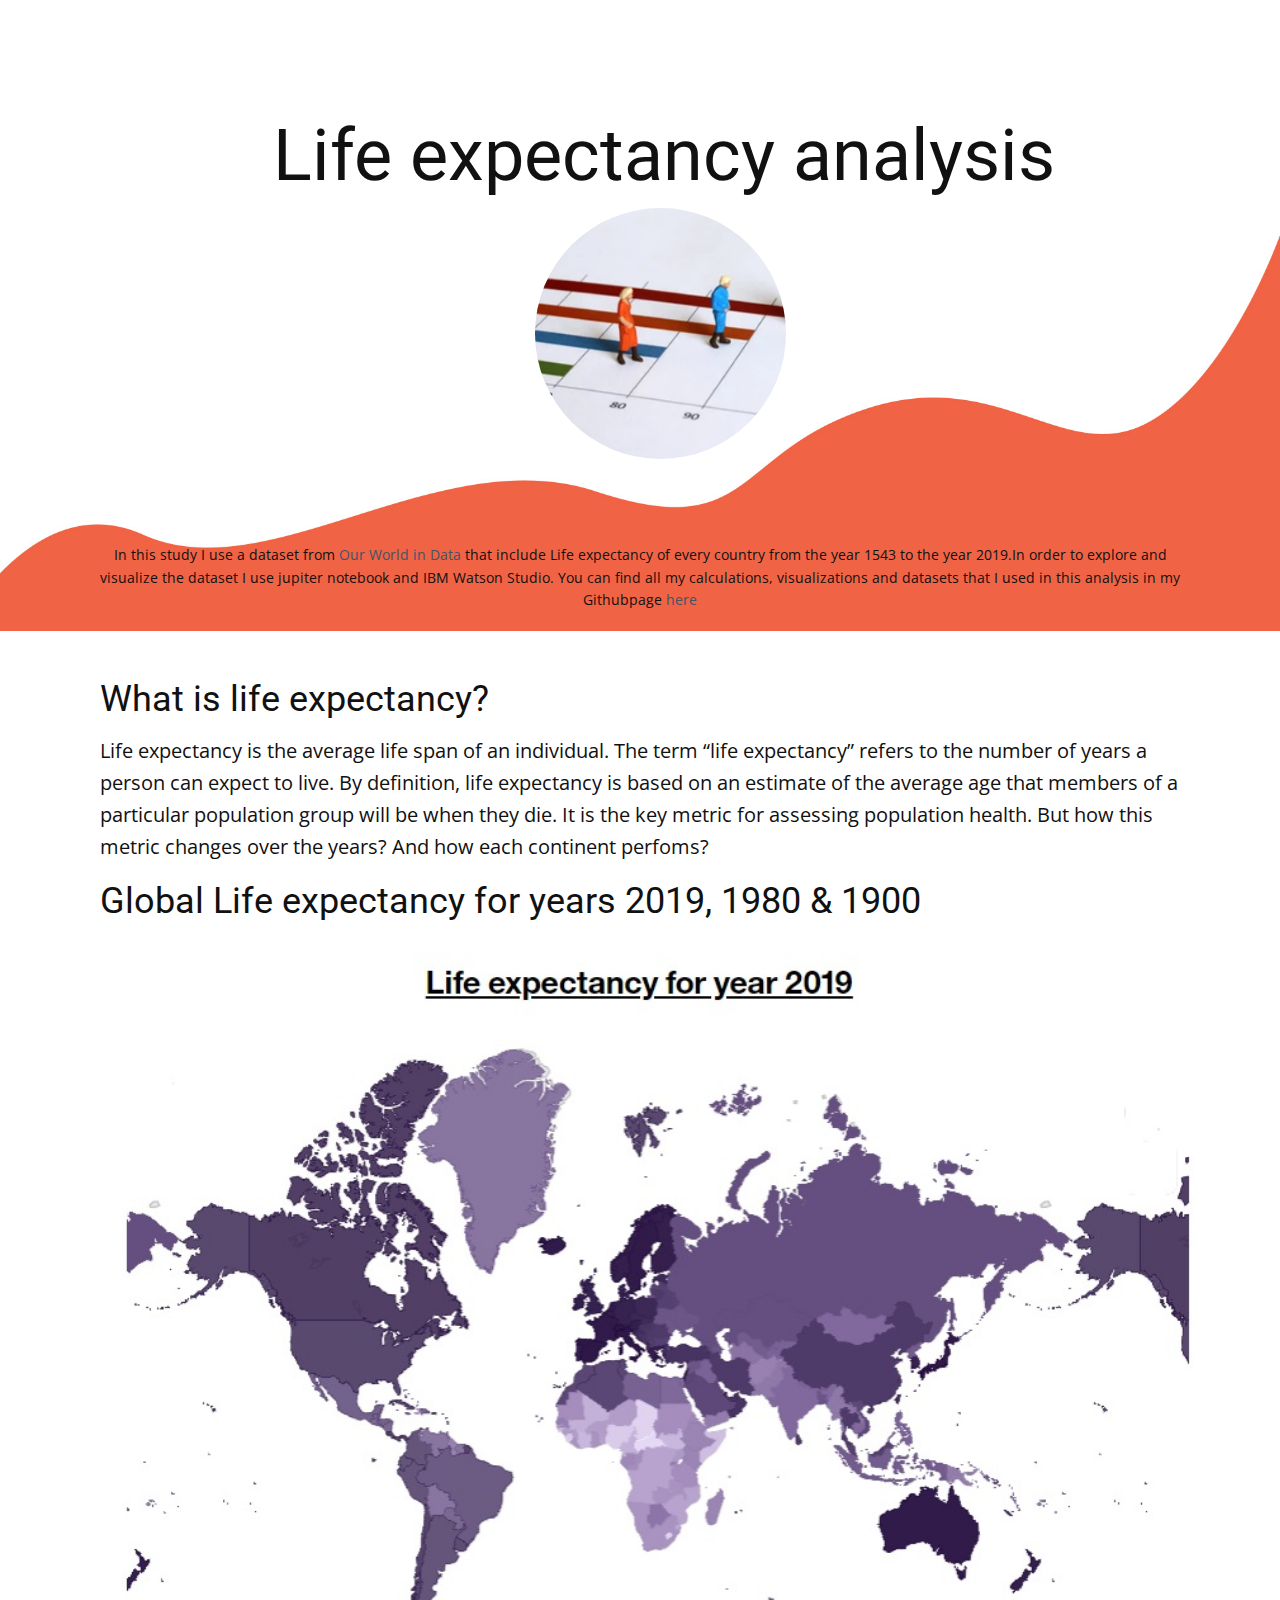
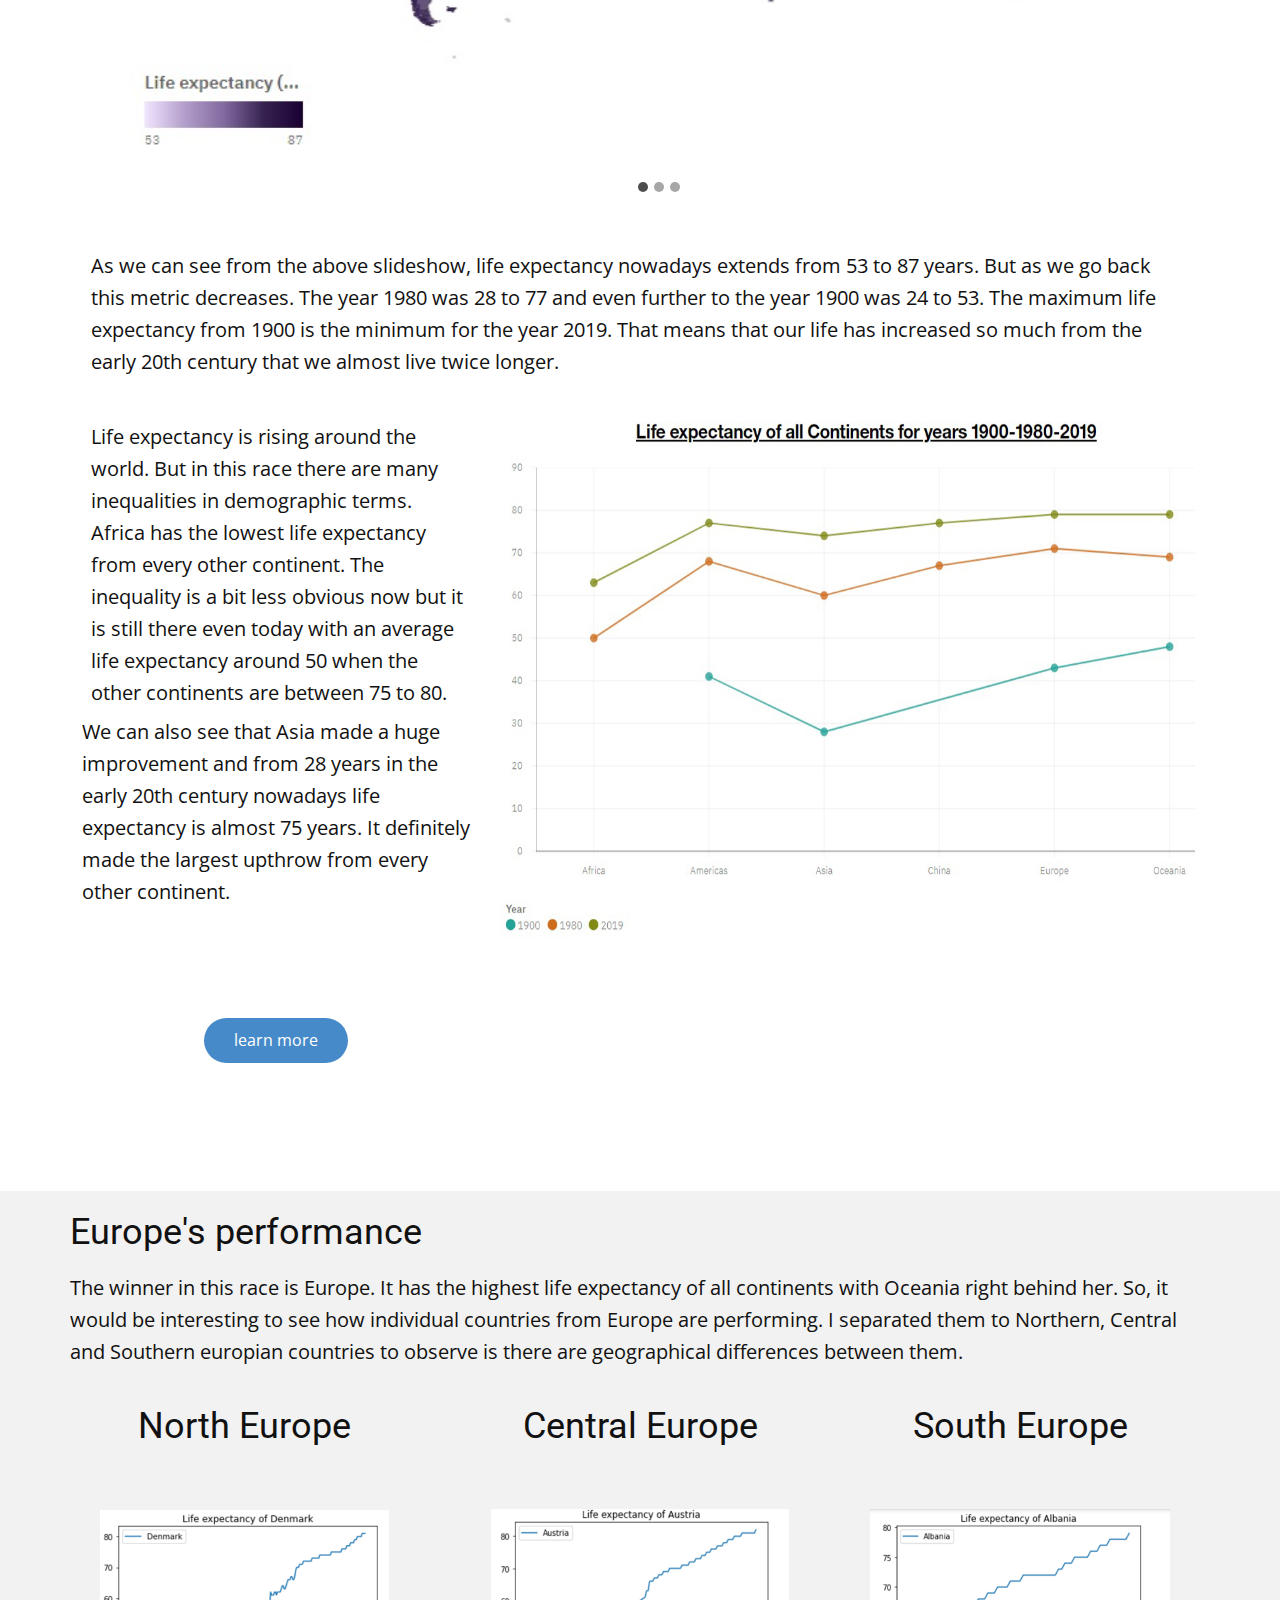
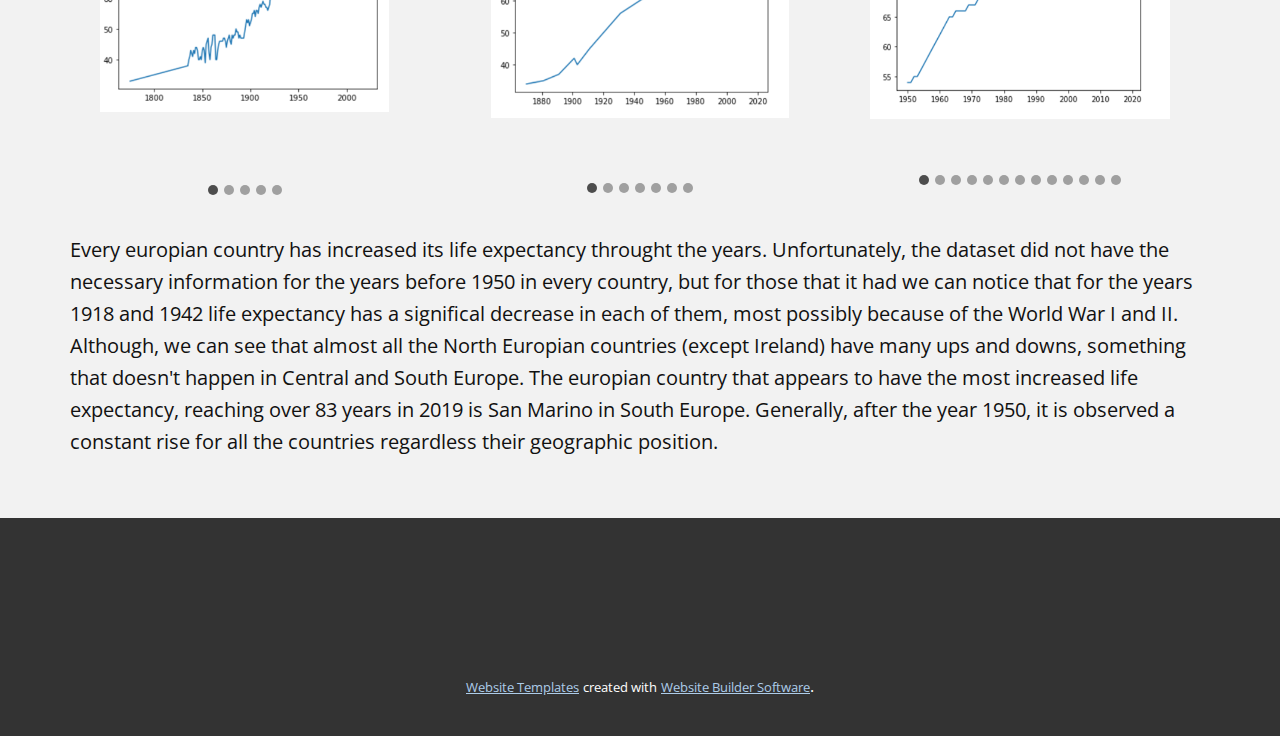
<file: Life-expectancy.html>
<!DOCTYPE html>
<html style="font-size: 16px;">
  <head>
    <meta name="viewport" content="width=device-width, initial-scale=1.0">
    <meta charset="utf-8">
    <meta name="keywords" content="Where there is data smoke,​there is business fire">
    <meta name="description" content="">
    <title>Life expectancy</title>
    <link rel="stylesheet" href="nicepage.css" media="screen">
<link rel="stylesheet" href="Life-expectancy.css" media="screen">
    <script class="u-script" type="text/javascript" src="jquery.js" defer=""></script>
    <script class="u-script" type="text/javascript" src="nicepage.js" defer=""></script>
    <meta name="generator" content="Nicepage 4.11.3, nicepage.com">
    <link id="u-theme-google-font" rel="stylesheet" href="https://fonts.googleapis.com/css?family=Roboto:100,100i,300,300i,400,400i,500,500i,700,700i,900,900i|Open+Sans:300,300i,400,400i,500,500i,600,600i,700,700i,800,800i">
    
    
    
    
    <script type="application/ld+json">{
		"@context": "http://schema.org",
		"@type": "Organization",
		"name": ""
}</script>
    <meta name="theme-color" content="#478ac9">
    <meta property="og:title" content="Life expectancy">
    <meta property="og:type" content="website">
  </head>
  <body class="u-body u-xl-mode"><header class="u-clearfix u-header u-header" id="sec-dca2"><div class="u-align-left u-clearfix u-sheet u-sheet-1"></div></header>
    <section class="u-align-center u-clearfix u-image u-section-1" id="carousel_5cd4" data-image-width="1920" data-image-height="1200">
      <div class="u-clearfix u-sheet u-sheet-1">
        <h1 class="u-text u-title u-text-1" data-animation-name="fadeIn" data-animation-duration="1500" data-animation-direction="Down" data-animation-delay="500"> Life expectancy analysis</h1>
        <div class="u-image u-image-circle u-image-1" alt="" data-image-width="498" data-image-height="285" data-animation-name="rollIn" data-animation-duration="1500" data-animation-direction="" data-animation-delay="500"></div>
        <p class="u-text u-text-2"> In this study I use a dataset from&nbsp;<a href="https://ourworldindata.org/" class="u-active-none u-border-none u-btn u-button-link u-button-style u-hover-none u-none u-text-palette-1-dark-2 u-btn-1" target="_blank">Our World in Data</a>&nbsp;that include Life expectancy of every country from the year 1543 to the year 2019.​In order to explore and visualize the dataset I use jupiter notebook and IBM Watson Studio. You can find all my calculations, visualizations and datasets that I used in this analysis in my Githubpage&nbsp;<a href="https://github.com/GrigoriaAngelou/Global-and-Europian-Analysis-for-Life-expectancy" class="u-active-none u-border-none u-btn u-button-link u-button-style u-hover-none u-none u-text-palette-1-dark-2 u-btn-2" target="_blank">here</a>
        </p>
      </div>
    </section>
    <section class="u-clearfix u-section-2" id="sec-2121">
      <div class="u-clearfix u-sheet u-sheet-1">
        <h2 class="u-text u-text-1"> What is life expectancy?&nbsp;</h2>
        <p class="u-text u-text-2"> Life expectancy is the average life span of an individual. The term “life expectancy” refers to the number of years a person can expect to live. By definition, life expectancy is based on an estimate of the average age that members of a particular population group will be when they die. It is the key metric for assessing population health. But how this metric changes over the years? ​And how each continent perfoms?</p>
        <h2 class="u-text u-text-3"> Global Life expectancy for years 2019, 1980 &amp; 1900</h2>
        <div class="u-carousel u-expanded-width-lg u-expanded-width-md u-expanded-width-sm u-expanded-width-xs u-gallery u-gallery-slider u-layout-carousel u-lightbox u-no-transition u-show-text-on-hover u-gallery-1" id="carousel-f035" data-interval="5000" data-u-ride="carousel">
          <ol class="u-absolute-hcenter u-carousel-indicators u-carousel-indicators-1">
            <li data-u-target="#carousel-f035" data-u-slide-to="0" class="u-active u-grey-70 u-shape-circle" style="width: 10px; height: 10px;"></li>
            <li data-u-target="#carousel-f035" data-u-slide-to="1" class="u-grey-70 u-shape-circle" style="width: 10px; height: 10px;"></li>
            <li data-u-target="#carousel-f035" data-u-slide-to="2" class="u-grey-70 u-shape-circle" style="width: 10px; height: 10px;"></li>
          </ol>
          <div class="u-carousel-inner u-gallery-inner" role="listbox">
            <div class="u-active u-carousel-item u-effect-fade u-gallery-item u-carousel-item-1">
              <div class="u-back-slide" data-image-width="867" data-image-height="634">
                <img class="u-back-image u-expanded" src="images/2019.jpg">
              </div>
              <div class="u-align-center u-over-slide u-shading u-valign-bottom u-over-slide-1">
                <h3 class="u-gallery-heading">Sample Title</h3>
                <p class="u-gallery-text">Sample Text</p>
              </div>
            </div>
            <div class="u-carousel-item u-effect-fade u-gallery-item u-carousel-item-2">
              <div class="u-back-slide" data-image-width="851" data-image-height="651">
                <img class="u-back-image u-expanded" src="images/1980.jpg">
              </div>
              <div class="u-align-center u-over-slide u-shading u-valign-bottom u-over-slide-2">
                <h3 class="u-gallery-heading">Sample Title</h3>
                <p class="u-gallery-text">Sample Text</p>
              </div>
            </div>
            <div class="u-carousel-item u-effect-fade u-gallery-item u-carousel-item-3" data-image-width="831" data-image-height="612">
              <div class="u-back-slide">
                <img class="u-back-image u-expanded" src="images/1900.jpg">
              </div>
              <div class="u-align-center u-over-slide u-shading u-valign-bottom u-over-slide-3">
                <h3 class="u-gallery-heading"></h3>
                <p class="u-gallery-text"></p>
              </div>
              <style data-mode="XL" data-visited="true"></style>
              <style data-mode="LG" data-visited="true"></style>
              <style data-mode="MD" data-visited="true"></style>
              <style data-mode="SM" data-visited="true"></style>
              <style data-mode="XS" data-visited="true"></style>
            </div>
          </div>
          <a class="u-absolute-vcenter u-carousel-control u-carousel-control-prev u-grey-70 u-hidden u-icon-circle u-opacity u-opacity-70 u-spacing-10 u-text-white u-carousel-control-1" href="#carousel-f035" role="button" data-u-slide="prev">
            <span aria-hidden="true">
              <svg viewBox="0 0 451.847 451.847"><path d="M97.141,225.92c0-8.095,3.091-16.192,9.259-22.366L300.689,9.27c12.359-12.359,32.397-12.359,44.751,0
c12.354,12.354,12.354,32.388,0,44.748L173.525,225.92l171.903,171.909c12.354,12.354,12.354,32.391,0,44.744
c-12.354,12.365-32.386,12.365-44.745,0l-194.29-194.281C100.226,242.115,97.141,234.018,97.141,225.92z"></path></svg>
            </span>
            <span class="sr-only">
              <svg viewBox="0 0 451.847 451.847"><path d="M97.141,225.92c0-8.095,3.091-16.192,9.259-22.366L300.689,9.27c12.359-12.359,32.397-12.359,44.751,0
c12.354,12.354,12.354,32.388,0,44.748L173.525,225.92l171.903,171.909c12.354,12.354,12.354,32.391,0,44.744
c-12.354,12.365-32.386,12.365-44.745,0l-194.29-194.281C100.226,242.115,97.141,234.018,97.141,225.92z"></path></svg>
            </span>
          </a>
          <a class="u-absolute-vcenter-lg u-absolute-vcenter-md u-absolute-vcenter-sm u-absolute-vcenter-xs u-carousel-control u-carousel-control-next u-grey-70 u-hidden u-icon-circle u-opacity u-opacity-70 u-spacing-10 u-text-white u-carousel-control-2" href="#carousel-f035" role="button" data-u-slide="next">
            <span aria-hidden="true">
              <svg viewBox="0 0 451.846 451.847"><path d="M345.441,248.292L151.154,442.573c-12.359,12.365-32.397,12.365-44.75,0c-12.354-12.354-12.354-32.391,0-44.744
L278.318,225.92L106.409,54.017c-12.354-12.359-12.354-32.394,0-44.748c12.354-12.359,32.391-12.359,44.75,0l194.287,194.284
c6.177,6.18,9.262,14.271,9.262,22.366C354.708,234.018,351.617,242.115,345.441,248.292z"></path></svg>
            </span>
            <span class="sr-only">
              <svg viewBox="0 0 451.846 451.847"><path d="M345.441,248.292L151.154,442.573c-12.359,12.365-32.397,12.365-44.75,0c-12.354-12.354-12.354-32.391,0-44.744
L278.318,225.92L106.409,54.017c-12.354-12.359-12.354-32.394,0-44.748c12.354-12.359,32.391-12.359,44.75,0l194.287,194.284
c6.177,6.18,9.262,14.271,9.262,22.366C354.708,234.018,351.617,242.115,345.441,248.292z"></path></svg>
            </span>
          </a>
        </div>
        <div class="u-clearfix u-expanded-width u-layout-wrap u-layout-wrap-1">
          <div class="u-layout">
            <div class="u-layout-row">
              <div class="u-container-style u-layout-cell u-size-60 u-layout-cell-1">
                <div class="u-container-layout u-valign-top-xl u-container-layout-1">
                  <p class="u-text u-text-4"> A​s we can see from the above slideshow, life expectancy nowadays extends from 53 to 87 years. But as we go back this metric decreases. The year 1980 was 28 to 77 and even further to the year 1900 was 24 to 53. The maximum life expectancy from 1900 is the minimum for the year 2019. That means that our life has increased so much from the early 20th century that we almost live twice longer.&nbsp;</p>
                </div>
              </div>
            </div>
          </div>
        </div>
        <div class="u-clearfix u-expanded-width u-gutter-10 u-layout-wrap u-layout-wrap-2">
          <div class="u-layout" style="">
            <div class="u-layout-row" style="">
              <div class="u-align-left u-container-style u-layout-cell u-left-cell u-size-22 u-size-xs-60 u-layout-cell-2" src="">
                <div class="u-container-layout u-container-layout-2">
                  <p class="u-text u-text-5"> Life expectancy is rising around the world. But in this race there are many&nbsp; inequalities in demographic terms.&nbsp; Africa has the lowest life expectancy from every other continent. The inequality is a bit less obvious now but it is still there even today with an average life expectancy around 50 when the other continents are between 75 to 80. </p>
                  <p class="u-text u-text-6"> We can also see that Asia made a huge improvement and from 28 years in the early 20th century nowadays life expectancy is almost 75 years. It definitely made the largest upthrow from every other continent.</p>
                  <a href="https://eu-de.dataplatform.cloud.ibm.com/dashboards/e3e012c6-b7ca-47e9-960f-8f2d00174e19/view/6035a5640cb923f14dd4f2e407902c017d32705ee3bb840584d67b490f332097f06e1393c87d4b538c160d67f0bd430898" class="u-btn u-btn-round u-button-style u-radius-50 u-btn-1" target="_blank">learn more</a>
                </div>
              </div>
              <div class="u-align-left u-container-style u-layout-cell u-right-cell u-size-38 u-size-xs-60 u-layout-cell-3" src="">
                <div class="u-container-layout u-valign-middle-sm u-container-layout-3" src="">
                  <img class="u-expanded-width-xs u-image u-image-1" src="images/continents21.jpg" data-image-width="1066" data-image-height="755">
                </div>
              </div>
            </div>
          </div>
        </div>
      </div>
    </section>
    <section class="u-clearfix u-grey-5 u-section-3" id="sec-8977">
      <div class="u-clearfix u-sheet u-sheet-1">
        <h2 class="u-text u-text-default u-text-1">Europe's performance</h2>
        <p class="u-text u-text-default u-text-2"> The winner in this race is Europe. It has the highest life expectancy of all continents with Oceania right behind her. So, it would be interesting to see how individual countries from Europe are performing. I separated them to Northern, Central and Southern europian countries to observe is there are geographical differences between them.&nbsp;&nbsp;</p>
        <div class="u-clearfix u-expanded-width u-layout-wrap u-layout-wrap-1">
          <div class="u-layout">
            <div class="u-layout-row">
              <div class="u-container-style u-layout-cell u-size-20 u-layout-cell-1">
                <div class="u-container-layout u-valign-top u-container-layout-1">
                  <h2 class="u-text u-text-default u-text-3">North Europe</h2>
                  <div class="u-carousel u-gallery u-gallery-slider u-layout-carousel u-lightbox u-no-transition u-show-text-on-hover u-gallery-1" id="carousel-564b" data-interval="5000" data-u-ride="carousel">
                    <ol class="u-absolute-hcenter u-carousel-indicators u-carousel-indicators-1">
                      <li data-u-target="#carousel-564b" data-u-slide-to="0" class="u-active u-grey-70 u-shape-circle" style="width: 10px; height: 10px;"></li>
                      <li data-u-target="#carousel-564b" data-u-slide-to="1" class="u-grey-70 u-shape-circle" style="width: 10px; height: 10px;"></li>
                      <li data-u-target="#carousel-564b" data-u-slide-to="2" class="u-grey-70 u-shape-circle" style="width: 10px; height: 10px;"></li>
                      <li data-u-target="#carousel-564b" data-u-slide-to="3" class="u-grey-70 u-shape-circle" style="width: 10px; height: 10px;"></li>
                      <li data-u-target="#carousel-564b" data-u-slide-to="4" class="u-grey-70 u-shape-circle" style="width: 10px; height: 10px;"></li>
                    </ol>
                    <div class="u-carousel-inner u-gallery-inner" role="listbox">
                      <div class="u-active u-carousel-item u-effect-fade u-gallery-item u-carousel-item-1">
                        <div class="u-back-slide" data-image-width="500" data-image-height="350">
                          <img class="u-back-image u-expanded u-image-contain" src="images/Denmark1.png">
                        </div>
                        <div class="u-align-center u-over-slide u-shading u-valign-bottom u-over-slide-1">
                          <h3 class="u-gallery-heading">Sample Title</h3>
                          <p class="u-gallery-text">Sample Text</p>
                        </div>
                      </div>
                      <div class="u-carousel-item u-effect-fade u-gallery-item u-carousel-item-2" data-image-width="500" data-image-height="350">
                        <div class="u-back-slide">
                          <img class="u-back-image u-expanded u-image-contain" src="images/Finland.png">
                        </div>
                        <div class="u-align-center u-over-slide u-shading u-valign-bottom u-over-slide-2">
                          <h3 class="u-gallery-heading"></h3>
                          <p class="u-gallery-text"></p>
                        </div>
                        <style data-mode="XL" data-visited="true"></style>
                        <style data-mode="LG" data-visited="true"></style>
                        <style data-mode="MD" data-visited="true"></style>
                        <style data-mode="SM" data-visited="true"></style>
                        <style data-mode="XS" data-visited="true"></style>
                      </div>
                      <div class="u-carousel-item u-effect-fade u-gallery-item u-carousel-item-3" data-image-width="500" data-image-height="350">
                        <div class="u-back-slide">
                          <img class="u-back-image u-expanded u-image-contain" src="images/Ireland.png">
                        </div>
                        <div class="u-align-center u-over-slide u-shading u-valign-bottom u-over-slide-3">
                          <h3 class="u-gallery-heading"></h3>
                          <p class="u-gallery-text"></p>
                        </div>
                        <style data-mode="XL"></style>
                        <style data-mode="LG" data-visited="true"></style>
                        <style data-mode="MD" data-visited="true"></style>
                        <style data-mode="SM" data-visited="true"></style>
                        <style data-mode="XS" data-visited="true"></style>
                      </div>
                      <div class="u-carousel-item u-effect-fade u-gallery-item u-carousel-item-4" data-image-width="500" data-image-height="350">
                        <div class="u-back-slide">
                          <img class="u-back-image u-expanded u-image-contain" src="images/Norway.png">
                        </div>
                        <div class="u-align-center u-over-slide u-shading u-valign-bottom u-over-slide-4">
                          <h3 class="u-gallery-heading"></h3>
                          <p class="u-gallery-text"></p>
                        </div>
                        <style data-mode="XL"></style>
                        <style data-mode="LG" data-visited="true"></style>
                        <style data-mode="MD" data-visited="true"></style>
                        <style data-mode="SM" data-visited="true"></style>
                        <style data-mode="XS" data-visited="true"></style>
                      </div>
                      <div class="u-carousel-item u-effect-fade u-gallery-item u-carousel-item-5" data-image-width="500" data-image-height="350">
                        <div class="u-back-slide">
                          <img class="u-back-image u-expanded u-image-contain" src="images/UnitedKingdom.png">
                        </div>
                        <div class="u-align-center u-over-slide u-shading u-valign-bottom u-over-slide-5">
                          <h3 class="u-gallery-heading"></h3>
                          <p class="u-gallery-text"></p>
                        </div>
                        <style data-mode="XL"></style>
                        <style data-mode="LG" data-visited="true"></style>
                        <style data-mode="MD" data-visited="true"></style>
                        <style data-mode="SM" data-visited="true"></style>
                        <style data-mode="XS" data-visited="true"></style>
                      </div>
                    </div>
                    <a class="u-carousel-control u-carousel-control-prev u-grey-70 u-hidden u-icon-circle u-opacity u-opacity-70 u-spacing-10 u-text-white u-carousel-control-1" href="#carousel-564b" role="button" data-u-slide="prev">
                      <span aria-hidden="true">
                        <svg viewBox="0 0 451.847 451.847"><path d="M97.141,225.92c0-8.095,3.091-16.192,9.259-22.366L300.689,9.27c12.359-12.359,32.397-12.359,44.751,0
c12.354,12.354,12.354,32.388,0,44.748L173.525,225.92l171.903,171.909c12.354,12.354,12.354,32.391,0,44.744
c-12.354,12.365-32.386,12.365-44.745,0l-194.29-194.281C100.226,242.115,97.141,234.018,97.141,225.92z"></path></svg>
                      </span>
                      <span class="sr-only">
                        <svg viewBox="0 0 451.847 451.847"><path d="M97.141,225.92c0-8.095,3.091-16.192,9.259-22.366L300.689,9.27c12.359-12.359,32.397-12.359,44.751,0
c12.354,12.354,12.354,32.388,0,44.748L173.525,225.92l171.903,171.909c12.354,12.354,12.354,32.391,0,44.744
c-12.354,12.365-32.386,12.365-44.745,0l-194.29-194.281C100.226,242.115,97.141,234.018,97.141,225.92z"></path></svg>
                      </span>
                    </a>
                    <a class="u-carousel-control u-carousel-control-next u-grey-70 u-hidden u-icon-circle u-opacity u-opacity-70 u-spacing-10 u-text-white u-carousel-control-2" href="#carousel-564b" role="button" data-u-slide="next">
                      <span aria-hidden="true">
                        <svg viewBox="0 0 451.846 451.847"><path d="M345.441,248.292L151.154,442.573c-12.359,12.365-32.397,12.365-44.75,0c-12.354-12.354-12.354-32.391,0-44.744
L278.318,225.92L106.409,54.017c-12.354-12.359-12.354-32.394,0-44.748c12.354-12.359,32.391-12.359,44.75,0l194.287,194.284
c6.177,6.18,9.262,14.271,9.262,22.366C354.708,234.018,351.617,242.115,345.441,248.292z"></path></svg>
                      </span>
                      <span class="sr-only">
                        <svg viewBox="0 0 451.846 451.847"><path d="M345.441,248.292L151.154,442.573c-12.359,12.365-32.397,12.365-44.75,0c-12.354-12.354-12.354-32.391,0-44.744
L278.318,225.92L106.409,54.017c-12.354-12.359-12.354-32.394,0-44.748c12.354-12.359,32.391-12.359,44.75,0l194.287,194.284
c6.177,6.18,9.262,14.271,9.262,22.366C354.708,234.018,351.617,242.115,345.441,248.292z"></path></svg>
                      </span>
                    </a>
                  </div>
                </div>
              </div>
              <div class="u-container-style u-layout-cell u-size-20 u-layout-cell-2">
                <div class="u-container-layout u-valign-top u-container-layout-2">
                  <h2 class="u-text u-text-default u-text-4">Central Europe</h2>
                  <div class="u-carousel u-gallery u-gallery-slider u-layout-carousel u-lightbox u-no-transition u-show-text-on-hover u-gallery-2" id="carousel-98e1" data-interval="5000" data-u-ride="carousel">
                    <ol class="u-absolute-hcenter-lg u-absolute-hcenter-xl u-carousel-indicators u-carousel-indicators-2">
                      <li data-u-target="#carousel-98e1" data-u-slide-to="0" class="u-active u-grey-70 u-shape-circle" style="width: 10px; height: 10px;"></li>
                      <li data-u-target="#carousel-98e1" data-u-slide-to="1" class="u-grey-70 u-shape-circle" style="width: 10px; height: 10px;"></li>
                      <li data-u-target="#carousel-98e1" data-u-slide-to="2" class="u-grey-70 u-shape-circle" style="width: 10px; height: 10px;"></li>
                      <li data-u-target="#carousel-98e1" data-u-slide-to="3" class="u-grey-70 u-shape-circle" style="width: 10px; height: 10px;"></li>
                      <li data-u-target="#carousel-98e1" data-u-slide-to="4" class="u-grey-70 u-shape-circle" style="width: 10px; height: 10px;"></li>
                      <li data-u-target="#carousel-98e1" data-u-slide-to="5" class="u-grey-70 u-shape-circle" style="width: 10px; height: 10px;"></li>
                      <li data-u-target="#carousel-98e1" data-u-slide-to="6" class="u-grey-70 u-shape-circle" style="width: 10px; height: 10px;"></li>
                    </ol>
                    <div class="u-carousel-inner u-gallery-inner" role="listbox">
                      <div class="u-active u-carousel-item u-effect-fade u-gallery-item u-carousel-item-6">
                        <div class="u-back-slide" data-image-width="500" data-image-height="350">
                          <img class="u-back-image u-expanded u-image-contain" src="images/Austria.png">
                        </div>
                        <div class="u-align-center u-over-slide u-shading u-valign-bottom u-over-slide-6">
                          <h3 class="u-gallery-heading">Sample Title</h3>
                          <p class="u-gallery-text">Sample Text</p>
                        </div>
                      </div>
                      <div class="u-carousel-item u-effect-fade u-gallery-item u-carousel-item-7">
                        <div class="u-back-slide" data-image-width="500" data-image-height="350">
                          <img class="u-back-image u-expanded u-image-contain" src="images/Czechia.png">
                        </div>
                        <div class="u-align-center u-over-slide u-shading u-valign-bottom u-over-slide-7">
                          <h3 class="u-gallery-heading">Sample Title</h3>
                          <p class="u-gallery-text">Sample Text</p>
                        </div>
                      </div>
                      <div class="u-carousel-item u-effect-fade u-gallery-item u-carousel-item-8" data-image-width="500" data-image-height="350">
                        <div class="u-back-slide">
                          <img class="u-back-image u-expanded u-image-contain" src="images/Hungary.png">
                        </div>
                        <div class="u-align-center u-over-slide u-shading u-valign-bottom u-over-slide-8">
                          <h3 class="u-gallery-heading"></h3>
                          <p class="u-gallery-text"></p>
                        </div>
                        <style data-mode="XL" data-visited="true"></style>
                        <style data-mode="LG" data-visited="true"></style>
                        <style data-mode="MD" data-visited="true"></style>
                        <style data-mode="SM" data-visited="true"></style>
                        <style data-mode="XS" data-visited="true"></style>
                      </div>
                      <div class="u-carousel-item u-effect-fade u-gallery-item u-carousel-item-9" data-image-width="500" data-image-height="350">
                        <div class="u-back-slide">
                          <img class="u-back-image u-expanded u-image-contain" src="images/Liechtenstein.png">
                        </div>
                        <div class="u-align-center u-over-slide u-shading u-valign-bottom u-over-slide-9">
                          <h3 class="u-gallery-heading"></h3>
                          <p class="u-gallery-text"></p>
                        </div>
                        <style data-mode="XL" data-visited="true"></style>
                        <style data-mode="LG" data-visited="true"></style>
                        <style data-mode="MD" data-visited="true"></style>
                        <style data-mode="SM" data-visited="true"></style>
                        <style data-mode="XS" data-visited="true"></style>
                      </div>
                      <div class="u-carousel-item u-effect-fade u-gallery-item u-carousel-item-10" data-image-width="500" data-image-height="350">
                        <div class="u-back-slide">
                          <img class="u-back-image u-expanded u-image-contain" src="images/Poland.png">
                        </div>
                        <div class="u-align-center u-over-slide u-shading u-valign-bottom u-over-slide-10">
                          <h3 class="u-gallery-heading"></h3>
                          <p class="u-gallery-text"></p>
                        </div>
                        <style data-mode="XL" data-visited="true"></style>
                        <style data-mode="LG" data-visited="true"></style>
                        <style data-mode="MD" data-visited="true"></style>
                        <style data-mode="SM" data-visited="true"></style>
                        <style data-mode="XS" data-visited="true"></style>
                      </div>
                      <div class="u-carousel-item u-effect-fade u-gallery-item u-carousel-item-11" data-image-width="500" data-image-height="350">
                        <div class="u-back-slide">
                          <img class="u-back-image u-expanded u-image-contain" src="images/Slovakia.png">
                        </div>
                        <div class="u-align-center u-over-slide u-shading u-valign-bottom u-over-slide-11">
                          <h3 class="u-gallery-heading"></h3>
                          <p class="u-gallery-text"></p>
                        </div>
                        <style data-mode="XL" data-visited="true"></style>
                        <style data-mode="LG" data-visited="true"></style>
                        <style data-mode="MD" data-visited="true"></style>
                        <style data-mode="SM" data-visited="true"></style>
                        <style data-mode="XS" data-visited="true"></style>
                      </div>
                      <div class="u-carousel-item u-effect-fade u-gallery-item u-carousel-item-12" data-image-width="500" data-image-height="350">
                        <div class="u-back-slide">
                          <img class="u-back-image u-expanded u-image-contain" src="images/Slovenia1.png">
                        </div>
                        <div class="u-align-center u-over-slide u-shading u-valign-bottom u-over-slide-12">
                          <h3 class="u-gallery-heading"></h3>
                          <p class="u-gallery-text"></p>
                        </div>
                        <style data-mode="XL" data-visited="true"></style>
                        <style data-mode="LG" data-visited="true"></style>
                        <style data-mode="MD" data-visited="true"></style>
                        <style data-mode="SM" data-visited="true"></style>
                        <style data-mode="XS" data-visited="true"></style>
                      </div>
                    </div>
                    <a class="u-absolute-vcenter u-border-2 u-border-grey-75 u-carousel-control u-carousel-control-prev u-grey-70 u-hidden u-icon-circle u-opacity u-opacity-70 u-spacing-10 u-text-white u-carousel-control-3" href="#carousel-98e1" role="button" data-u-slide="prev">
                      <span aria-hidden="true">
                        <svg viewBox="0 0 477.175 477.175"><path d="M145.188,238.575l215.5-215.5c5.3-5.3,5.3-13.8,0-19.1s-13.8-5.3-19.1,0l-225.1,225.1c-5.3,5.3-5.3,13.8,0,19.1l225.1,225
		c2.6,2.6,6.1,4,9.5,4s6.9-1.3,9.5-4c5.3-5.3,5.3-13.8,0-19.1L145.188,238.575z"></path></svg>
                      </span>
                      <span class="sr-only">
                        <svg viewBox="0 0 477.175 477.175"><path d="M145.188,238.575l215.5-215.5c5.3-5.3,5.3-13.8,0-19.1s-13.8-5.3-19.1,0l-225.1,225.1c-5.3,5.3-5.3,13.8,0,19.1l225.1,225
		c2.6,2.6,6.1,4,9.5,4s6.9-1.3,9.5-4c5.3-5.3,5.3-13.8,0-19.1L145.188,238.575z"></path></svg>
                      </span>
                    </a>
                    <a class="u-absolute-vcenter u-border-2 u-border-grey-75 u-carousel-control u-carousel-control-next u-grey-70 u-hidden u-icon-circle u-opacity u-opacity-70 u-spacing-10 u-text-white u-carousel-control-4" href="#carousel-98e1" role="button" data-u-slide="next">
                      <span aria-hidden="true">
                        <svg viewBox="0 0 477.175 477.175"><path d="M360.731,229.075l-225.1-225.1c-5.3-5.3-13.8-5.3-19.1,0s-5.3,13.8,0,19.1l215.5,215.5l-215.5,215.5
		c-5.3,5.3-5.3,13.8,0,19.1c2.6,2.6,6.1,4,9.5,4c3.4,0,6.9-1.3,9.5-4l225.1-225.1C365.931,242.875,365.931,234.275,360.731,229.075z"></path></svg>
                      </span>
                      <span class="sr-only">
                        <svg viewBox="0 0 477.175 477.175"><path d="M360.731,229.075l-225.1-225.1c-5.3-5.3-13.8-5.3-19.1,0s-5.3,13.8,0,19.1l215.5,215.5l-215.5,215.5
		c-5.3,5.3-5.3,13.8,0,19.1c2.6,2.6,6.1,4,9.5,4c3.4,0,6.9-1.3,9.5-4l225.1-225.1C365.931,242.875,365.931,234.275,360.731,229.075z"></path></svg>
                      </span>
                    </a>
                  </div>
                </div>
              </div>
              <div class="u-align-left u-container-style u-layout-cell u-size-20 u-layout-cell-3">
                <div class="u-container-layout u-container-layout-3">
                  <h2 class="u-text u-text-default u-text-5">South Europe</h2>
                  <div class="u-carousel u-gallery u-gallery-slider u-layout-carousel u-lightbox u-no-transition u-show-text-on-hover u-gallery-3" id="carousel-d744" data-interval="5000" data-u-ride="carousel">
                    <ol class="u-absolute-hcenter u-carousel-indicators u-carousel-indicators-3">
                      <li data-u-target="#carousel-d744" data-u-slide-to="0" class="u-active u-grey-70 u-shape-circle" style="width: 10px; height: 10px;"></li>
                      <li data-u-target="#carousel-d744" data-u-slide-to="1" class="u-grey-70 u-shape-circle" style="width: 10px; height: 10px;"></li>
                      <li data-u-target="#carousel-d744" data-u-slide-to="2" class="u-grey-70 u-shape-circle" style="width: 10px; height: 10px;"></li>
                      <li data-u-target="#carousel-d744" data-u-slide-to="3" class="u-grey-70 u-shape-circle" style="width: 10px; height: 10px;"></li>
                      <li data-u-target="#carousel-d744" data-u-slide-to="4" class="u-grey-70 u-shape-circle" style="width: 10px; height: 10px;"></li>
                      <li data-u-target="#carousel-d744" data-u-slide-to="5" class="u-grey-70 u-shape-circle" style="width: 10px; height: 10px;"></li>
                      <li data-u-target="#carousel-d744" data-u-slide-to="6" class="u-grey-70 u-shape-circle" style="width: 10px; height: 10px;"></li>
                      <li data-u-target="#carousel-d744" data-u-slide-to="7" class="u-grey-70 u-shape-circle" style="width: 10px; height: 10px;"></li>
                      <li data-u-target="#carousel-d744" data-u-slide-to="8" class="u-grey-70 u-shape-circle" style="width: 10px; height: 10px;"></li>
                      <li data-u-target="#carousel-d744" data-u-slide-to="9" class="u-grey-70 u-shape-circle" style="width: 10px; height: 10px;"></li>
                      <li data-u-target="#carousel-d744" data-u-slide-to="10" class="u-grey-70 u-shape-circle" style="width: 10px; height: 10px;"></li>
                      <li data-u-target="#carousel-d744" data-u-slide-to="11" class="u-grey-70 u-shape-circle" style="width: 10px; height: 10px;"></li>
                      <li data-u-target="#carousel-d744" data-u-slide-to="12" class="u-grey-70 u-shape-circle" style="width: 10px; height: 10px;"></li>
                    </ol>
                    <div class="u-carousel-inner u-gallery-inner" role="listbox">
                      <div class="u-active u-carousel-item u-effect-fade u-gallery-item u-carousel-item-13">
                        <div class="u-back-slide" data-image-width="500" data-image-height="350">
                          <img class="u-back-image u-expanded u-image-contain" src="images/Albania.png">
                        </div>
                        <div class="u-align-center u-over-slide u-shading u-valign-bottom u-over-slide-13">
                          <h3 class="u-gallery-heading">Sample Title</h3>
                          <p class="u-gallery-text">Sample Text</p>
                        </div>
                      </div>
                      <div class="u-carousel-item u-effect-fade u-gallery-item u-carousel-item-14">
                        <div class="u-back-slide" data-image-width="500" data-image-height="350">
                          <img class="u-back-image u-expanded u-image-contain" src="images/BosniaHerzegovina.png">
                        </div>
                        <div class="u-align-center u-over-slide u-shading u-valign-bottom u-over-slide-14">
                          <h3 class="u-gallery-heading">Sample Title</h3>
                          <p class="u-gallery-text">Sample Text</p>
                        </div>
                      </div>
                      <div class="u-carousel-item u-effect-fade u-gallery-item u-carousel-item-15" data-image-width="500" data-image-height="350">
                        <div class="u-back-slide">
                          <img class="u-back-image u-expanded u-image-contain" src="images/Greece.png">
                        </div>
                        <div class="u-align-center u-over-slide u-shading u-valign-bottom u-over-slide-15">
                          <h3 class="u-gallery-heading"></h3>
                          <p class="u-gallery-text"></p>
                        </div>
                        <style data-mode="XL" data-visited="true"></style>
                        <style data-mode="LG" data-visited="true"></style>
                        <style data-mode="MD" data-visited="true"></style>
                        <style data-mode="SM" data-visited="true"></style>
                        <style data-mode="XS" data-visited="true"></style>
                      </div>
                      <div class="u-carousel-item u-effect-fade u-gallery-item u-carousel-item-16" data-image-width="500" data-image-height="350">
                        <div class="u-back-slide">
                          <img class="u-back-image u-expanded u-image-contain" src="images/Italy.png">
                        </div>
                        <div class="u-align-center u-over-slide u-shading u-valign-bottom u-over-slide-16">
                          <h3 class="u-gallery-heading"></h3>
                          <p class="u-gallery-text"></p>
                        </div>
                        <style data-mode="XL" data-visited="true"></style>
                        <style data-mode="LG" data-visited="true"></style>
                        <style data-mode="MD" data-visited="true"></style>
                        <style data-mode="SM" data-visited="true"></style>
                        <style data-mode="XS" data-visited="true"></style>
                      </div>
                      <div class="u-carousel-item u-effect-fade u-gallery-item u-carousel-item-17" data-image-width="500" data-image-height="350">
                        <div class="u-back-slide">
                          <img class="u-back-image u-expanded u-image-contain" src="images/Croatia.png">
                        </div>
                        <div class="u-align-center u-over-slide u-shading u-valign-bottom u-over-slide-17">
                          <h3 class="u-gallery-heading"></h3>
                          <p class="u-gallery-text"></p>
                        </div>
                        <style data-mode="XL" data-visited="true"></style>
                        <style data-mode="LG" data-visited="true"></style>
                        <style data-mode="MD" data-visited="true"></style>
                        <style data-mode="SM" data-visited="true"></style>
                        <style data-mode="XS" data-visited="true"></style>
                      </div>
                      <div class="u-carousel-item u-effect-fade u-gallery-item u-carousel-item-18" data-image-width="500" data-image-height="350">
                        <div class="u-back-slide">
                          <img class="u-back-image u-expanded u-image-contain" src="images/Bulgaria.png">
                        </div>
                        <div class="u-align-center u-over-slide u-shading u-valign-bottom u-over-slide-18">
                          <h3 class="u-gallery-heading"></h3>
                          <p class="u-gallery-text"></p>
                        </div>
                        <style data-mode="XL" data-visited="true"></style>
                        <style data-mode="LG" data-visited="true"></style>
                        <style data-mode="MD" data-visited="true"></style>
                        <style data-mode="SM" data-visited="true"></style>
                        <style data-mode="XS" data-visited="true"></style>
                      </div>
                      <div class="u-carousel-item u-effect-fade u-gallery-item u-carousel-item-19" data-image-width="500" data-image-height="350">
                        <div class="u-back-slide">
                          <img class="u-back-image u-expanded u-image-contain" src="images/Portugal.png">
                        </div>
                        <div class="u-align-center u-over-slide u-shading u-valign-bottom u-over-slide-19">
                          <h3 class="u-gallery-heading"></h3>
                          <p class="u-gallery-text"></p>
                        </div>
                        <style data-mode="XL" data-visited="true"></style>
                        <style data-mode="LG" data-visited="true"></style>
                        <style data-mode="MD" data-visited="true"></style>
                        <style data-mode="SM" data-visited="true"></style>
                        <style data-mode="XS" data-visited="true"></style>
                      </div>
                      <div class="u-carousel-item u-effect-fade u-gallery-item u-carousel-item-20" data-image-width="500" data-image-height="350">
                        <div class="u-back-slide">
                          <img class="u-back-image u-expanded u-image-contain" src="images/Romania.png">
                        </div>
                        <div class="u-align-center u-over-slide u-shading u-valign-bottom u-over-slide-20">
                          <h3 class="u-gallery-heading"></h3>
                          <p class="u-gallery-text"></p>
                        </div>
                        <style data-mode="XL" data-visited="true"></style>
                        <style data-mode="LG" data-visited="true"></style>
                        <style data-mode="MD" data-visited="true"></style>
                        <style data-mode="SM" data-visited="true"></style>
                        <style data-mode="XS" data-visited="true"></style>
                      </div>
                      <div class="u-carousel-item u-effect-fade u-gallery-item u-carousel-item-21" data-image-width="500" data-image-height="350">
                        <div class="u-back-slide">
                          <img class="u-back-image u-expanded u-image-contain" src="images/SanMarino.png">
                        </div>
                        <div class="u-align-center u-over-slide u-shading u-valign-bottom u-over-slide-21">
                          <h3 class="u-gallery-heading"></h3>
                          <p class="u-gallery-text"></p>
                        </div>
                        <style data-mode="XL" data-visited="true"></style>
                        <style data-mode="LG" data-visited="true"></style>
                        <style data-mode="MD" data-visited="true"></style>
                        <style data-mode="SM" data-visited="true"></style>
                        <style data-mode="XS" data-visited="true"></style>
                      </div>
                      <div class="u-carousel-item u-effect-fade u-gallery-item u-carousel-item-22" data-image-width="500" data-image-height="350">
                        <div class="u-back-slide">
                          <img class="u-back-image u-expanded u-image-contain" src="images/Spain.png">
                        </div>
                        <div class="u-align-center u-over-slide u-shading u-valign-bottom u-over-slide-22">
                          <h3 class="u-gallery-heading"></h3>
                          <p class="u-gallery-text"></p>
                        </div>
                        <style data-mode="XL" data-visited="true"></style>
                        <style data-mode="LG" data-visited="true"></style>
                        <style data-mode="MD" data-visited="true"></style>
                        <style data-mode="SM" data-visited="true"></style>
                        <style data-mode="XS" data-visited="true"></style>
                      </div>
                      <div class="u-carousel-item u-effect-fade u-gallery-item u-carousel-item-23" data-image-width="500" data-image-height="350">
                        <div class="u-back-slide">
                          <img class="u-back-image u-expanded u-image-contain" src="images/Spain-31.png">
                        </div>
                        <div class="u-align-center u-over-slide u-shading u-valign-bottom u-over-slide-23">
                          <h3 class="u-gallery-heading"></h3>
                          <p class="u-gallery-text"></p>
                        </div>
                        <style data-mode="XL" data-visited="true"></style>
                        <style data-mode="LG" data-visited="true"></style>
                        <style data-mode="MD" data-visited="true"></style>
                        <style data-mode="SM" data-visited="true"></style>
                        <style data-mode="XS" data-visited="true"></style>
                      </div>
                      <div class="u-carousel-item u-effect-fade u-gallery-item u-carousel-item-24" data-image-width="500" data-image-height="350">
                        <div class="u-back-slide">
                          <img class="u-back-image u-expanded u-image-contain" src="images/Slovenia.png">
                        </div>
                        <div class="u-align-center u-over-slide u-shading u-valign-bottom u-over-slide-24">
                          <h3 class="u-gallery-heading"></h3>
                          <p class="u-gallery-text"></p>
                        </div>
                        <style data-mode="XL" data-visited="true"></style>
                        <style data-mode="LG" data-visited="true"></style>
                        <style data-mode="MD" data-visited="true"></style>
                        <style data-mode="SM" data-visited="true"></style>
                        <style data-mode="XS" data-visited="true"></style>
                      </div>
                      <div class="u-carousel-item u-effect-fade u-gallery-item u-carousel-item-25" data-image-width="500" data-image-height="350">
                        <div class="u-back-slide">
                          <img class="u-back-image u-expanded u-image-contain" src="images/Vatican.png">
                        </div>
                        <div class="u-align-center u-over-slide u-shading u-valign-bottom u-over-slide-25">
                          <h3 class="u-gallery-heading"></h3>
                          <p class="u-gallery-text"></p>
                        </div>
                        <style data-mode="XL" data-visited="true"></style>
                        <style data-mode="LG" data-visited="true"></style>
                        <style data-mode="MD" data-visited="true"></style>
                        <style data-mode="SM" data-visited="true"></style>
                        <style data-mode="XS" data-visited="true"></style>
                      </div>
                    </div>
                    <a class="u-carousel-control u-carousel-control-prev u-grey-70 u-hidden u-icon-circle u-opacity u-opacity-70 u-spacing-10 u-text-white u-carousel-control-5" href="#carousel-d744" role="button" data-u-slide="prev">
                      <span aria-hidden="true">
                        <svg viewBox="0 0 451.847 451.847"><path d="M97.141,225.92c0-8.095,3.091-16.192,9.259-22.366L300.689,9.27c12.359-12.359,32.397-12.359,44.751,0
c12.354,12.354,12.354,32.388,0,44.748L173.525,225.92l171.903,171.909c12.354,12.354,12.354,32.391,0,44.744
c-12.354,12.365-32.386,12.365-44.745,0l-194.29-194.281C100.226,242.115,97.141,234.018,97.141,225.92z"></path></svg>
                      </span>
                      <span class="sr-only">
                        <svg viewBox="0 0 451.847 451.847"><path d="M97.141,225.92c0-8.095,3.091-16.192,9.259-22.366L300.689,9.27c12.359-12.359,32.397-12.359,44.751,0
c12.354,12.354,12.354,32.388,0,44.748L173.525,225.92l171.903,171.909c12.354,12.354,12.354,32.391,0,44.744
c-12.354,12.365-32.386,12.365-44.745,0l-194.29-194.281C100.226,242.115,97.141,234.018,97.141,225.92z"></path></svg>
                      </span>
                    </a>
                    <a class="u-carousel-control u-carousel-control-next u-grey-70 u-hidden u-icon-circle u-opacity u-opacity-70 u-spacing-10 u-text-white u-carousel-control-6" href="#carousel-d744" role="button" data-u-slide="next">
                      <span aria-hidden="true">
                        <svg viewBox="0 0 451.846 451.847"><path d="M345.441,248.292L151.154,442.573c-12.359,12.365-32.397,12.365-44.75,0c-12.354-12.354-12.354-32.391,0-44.744
L278.318,225.92L106.409,54.017c-12.354-12.359-12.354-32.394,0-44.748c12.354-12.359,32.391-12.359,44.75,0l194.287,194.284
c6.177,6.18,9.262,14.271,9.262,22.366C354.708,234.018,351.617,242.115,345.441,248.292z"></path></svg>
                      </span>
                      <span class="sr-only">
                        <svg viewBox="0 0 451.846 451.847"><path d="M345.441,248.292L151.154,442.573c-12.359,12.365-32.397,12.365-44.75,0c-12.354-12.354-12.354-32.391,0-44.744
L278.318,225.92L106.409,54.017c-12.354-12.359-12.354-32.394,0-44.748c12.354-12.359,32.391-12.359,44.75,0l194.287,194.284
c6.177,6.18,9.262,14.271,9.262,22.366C354.708,234.018,351.617,242.115,345.441,248.292z"></path></svg>
                      </span>
                    </a>
                  </div>
                </div>
              </div>
            </div>
          </div>
        </div>
        <p class="u-text u-text-default u-text-6"> Every europian country has increased its life expectancy throught the years. Unfortunately, the dataset did not have the necessary information for the years before 1950 in every country, but for those that it had we can notice that for the years 1918 and 1942 life expectancy has a significal decrease in each of them, most possibly because of the World War I and II. Although, we can see that almost all the North Europian countries (except Ireland) have many ups and downs, something that doesn't happen in Central and South Europe. The europian country that appears to have the most increased life expectancy, reaching over 83 years in 2019 is San Marino in South Europe. Generally, after the year 1950, it is observed a constant rise for all the countries regardless their geographic position.</p>
      </div>
    </section>
    
    
    <footer class="u-align-center u-clearfix u-footer u-grey-80 u-footer" id="sec-fb52"><div class="u-align-left u-clearfix u-sheet u-sheet-1"></div></footer>
    <section class="u-backlink u-clearfix u-grey-80">
      <a class="u-link" href="https://nicepage.com/website-templates" target="_blank">
        <span>Website Templates</span>
      </a>
      <p class="u-text">
        <span>created with</span>
      </p>
      <a class="u-link" href="" target="_blank">
        <span>Website Builder Software</span>
      </a>. 
    </section>
  </body>
</html>
</file>
